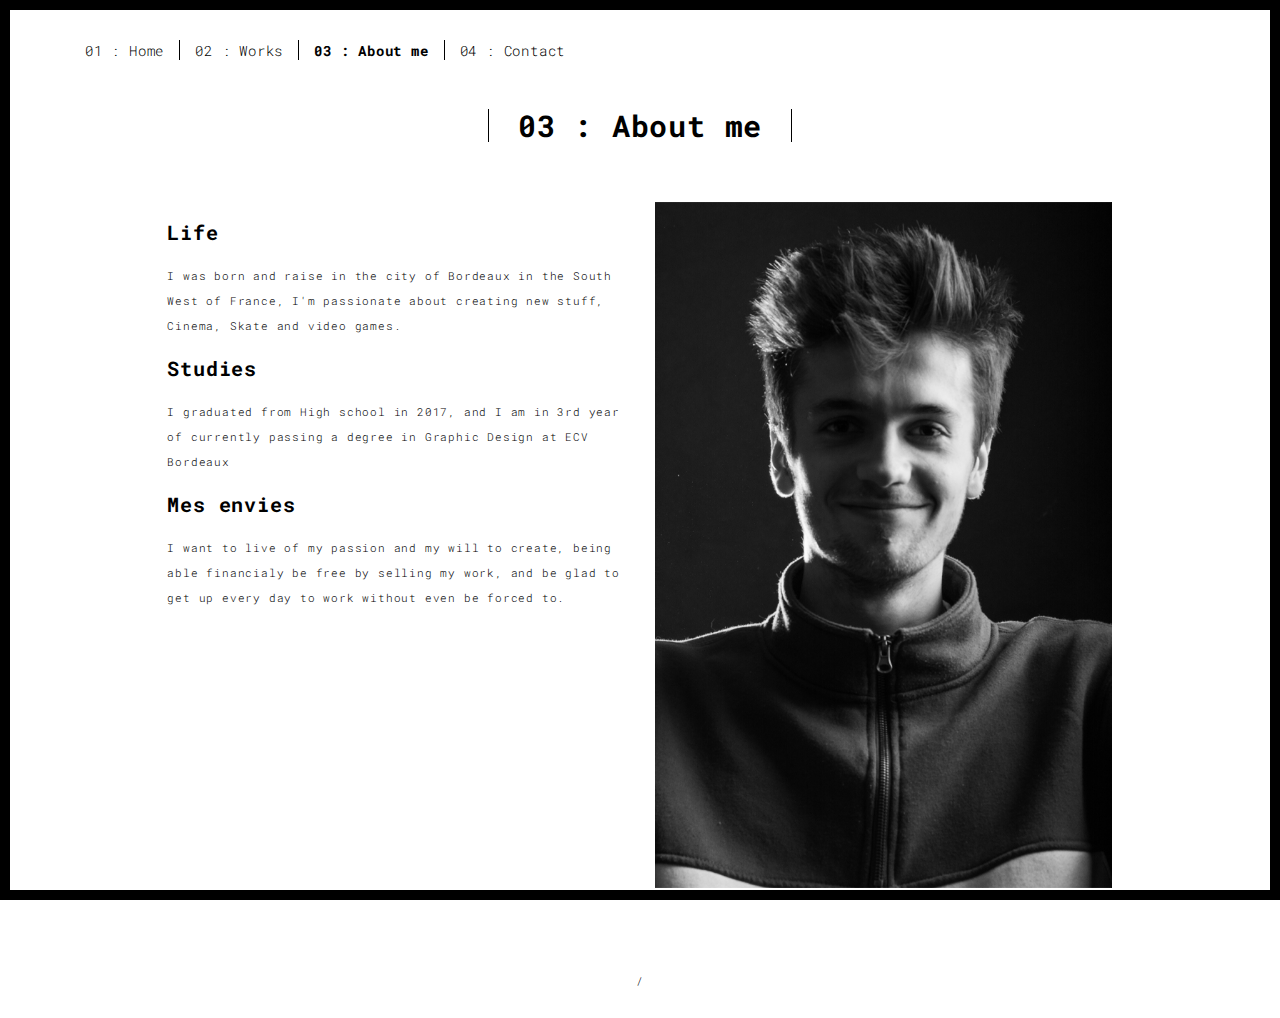
<file: about.html>
<!DOCTYPE html>
<html lang="en">

<head>
  <meta charset="UTF-8">
  <meta content="IE=edge" http-equiv="X-UA-Compatible">
  <meta content="width=device-width,initial-scale=1" name="viewport">
  <meta content="description" name="description">
  <meta name="google" content="notranslate" />
  <meta content="Mashup templates have been developped by Orson.io team" name="author">

  <!-- Disable tap highlight on IE -->
  <meta name="msapplication-tap-highlight" content="no">

  <link rel="apple-touch-icon" sizes="180x180" href="./assets/apple-icon-180x180.png">
  <link href="./assets/favicon.ico" rel="icon">

  <title>Portfolio</title>

<link href="./main.3f6952e4.css" rel="stylesheet"></head>

<body class="">
<div id="site-border-left"></div>
<div id="site-border-right"></div>
<div id="site-border-top"></div>
<div id="site-border-bottom"></div>
 <!-- Add your content of header -->
<header>
  <nav class="navbar  navbar-fixed-top navbar-default">
    <div class="container">
        <button type="button" class="navbar-toggle collapsed" data-toggle="collapse" data-target="#navbar-collapse" aria-expanded="false">
          <span class="sr-only">Toggle navigation</span>
          <span class="icon-bar"></span>
          <span class="icon-bar"></span>
          <span class="icon-bar"></span>
        </button>

      <div class="collapse navbar-collapse" id="navbar-collapse">
        <ul class="nav navbar-nav ">
          <li><a href="./index.html" title="">01 : Home</a></li>
          <li><a href="./works.html" title="">02 : Works</a></li>
          <li><a href="./about.html" title="">03 : About me</a></li>
          <li><a href="./contact.html" title="">04 : Contact</a></li>

        </ul>


      </div>
    </div>
  </nav>
</header>

<div class="section-container">
    <div class="container">
      <div class="row">
        <div class="col-xs-12">
          <div class="section-container-spacer text-center">
            <h1 class="h2">03 : About me</h1>
          </div>

          <div class="row">
            <div class="col-md-10 col-md-offset-1">
              <div class="row">
                <div class="col-xs-12 col-md-6">
                  <h3>Life</h3>
                  <p>I was born and raise in the city of Bordeaux in the South West of France, I'm passionate about creating new stuff, Cinema, Skate and video games.</p>

                  <h3>Studies</h3>
                  <p>I graduated from High school in 2017, and I am in 3rd year of currently passing a degree in Graphic Design at ECV Bordeaux</p>

                  <h3>Mes envies</h3>
                  <p>I want to live of my passion and my will to create, being able financialy be free by selling my work, and be glad to get up every day to work without even be forced to.</p>
                </div>
                <div class="col-xs-12 col-md-6">
                  <img src="./assets/images/Plan de travail 1.jpg" class="img-responsive" alt="">
                </div>
              </div>
            </div>
          </div>


       </div>
      </div>
    </div>
  </div>


<footer class="footer-container text-center">
  <div class="container">
    <div class="row">
      <div class="col-xs-12">
        <p> <a href="http://www.mashup-template.com/" title="Create website with free html template"></a>/<a href="https://www.unsplash.com/" title="Beautiful Free Images"></a></p>
      </div>
    </div>
  </div>
</footer>

<script>
  document.addEventListener("DOMContentLoaded", function (event) {
     navActivePage();
  });
</script>

<!-- Google Analytics: change UA-XXXXX-X to be your site's ID

<script>
  (function (i, s, o, g, r, a, m) {
    i['GoogleAnalyticsObject'] = r; i[r] = i[r] || function () {
      (i[r].q = i[r].q || []).push(arguments)
    }, i[r].l = 1 * new Date(); a = s.createElement(o),
      m = s.getElementsByTagName(o)[0]; a.async = 1; a.src = g; m.parentNode.insertBefore(a, m)
  })(window, document, 'script', '//www.google-analytics.com/analytics.js', 'ga');
  ga('create', 'UA-XXXXX-X', 'auto');
  ga('send', 'pageview');
</script>

--> <script type="text/javascript" src="./main.70a66962.js"></script></body>

</html>
</file>
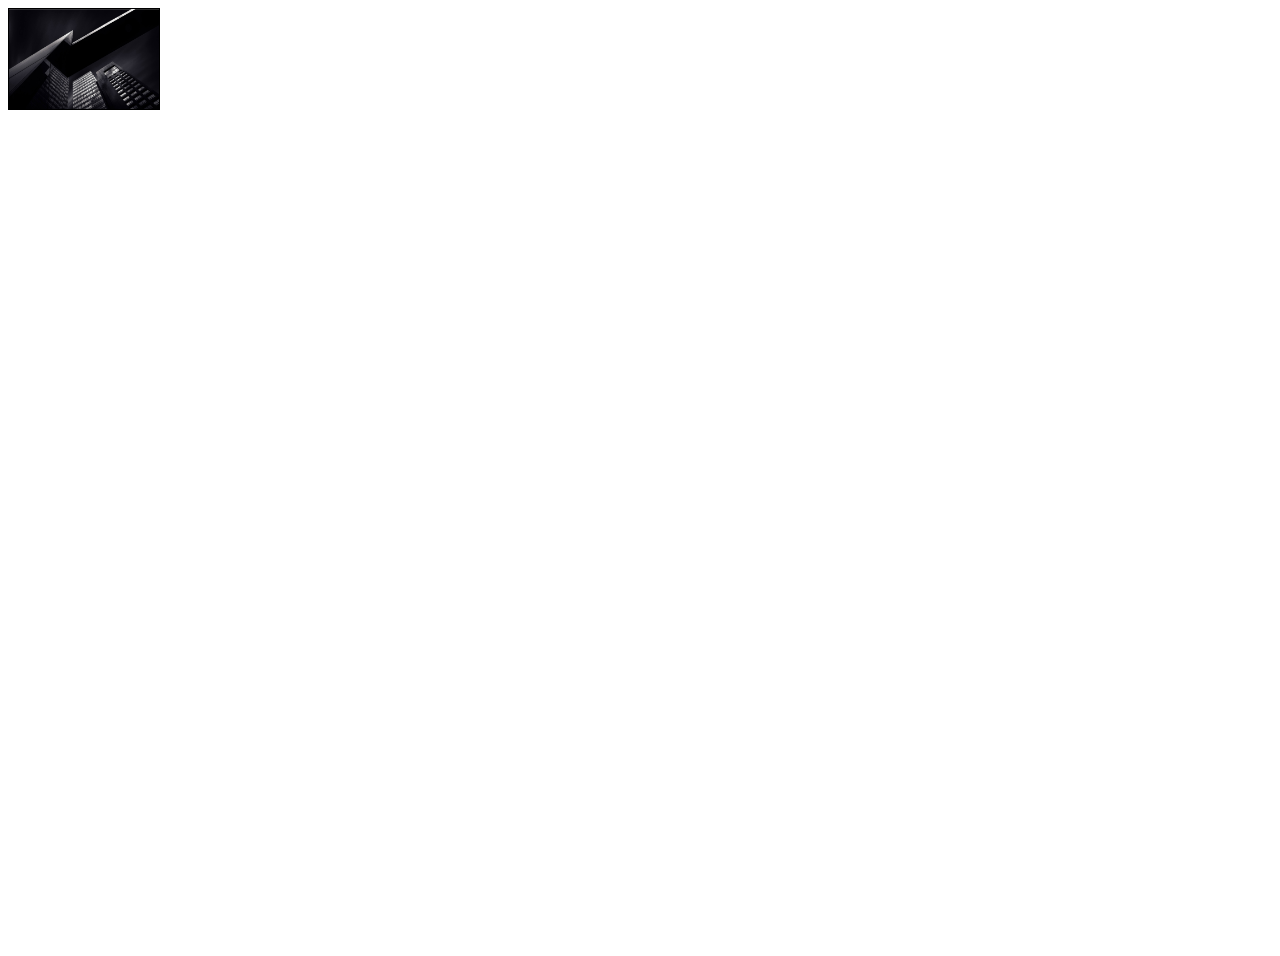
<file: BigFrame.html>
<!DOCTYPE html>
<html lang="en" dir="ltr">
<link rel="stylesheet" href="BigFrame.css">
  <head>
    <meta charset="utf-8">
    <title>Portfolio</title>
  </head>
  <body>

    <div>

    <img src="./assets/images/work001-04.jpg" alt="Vinyle" class="fill "/>



  </div>
  </body>

</html>
</file>
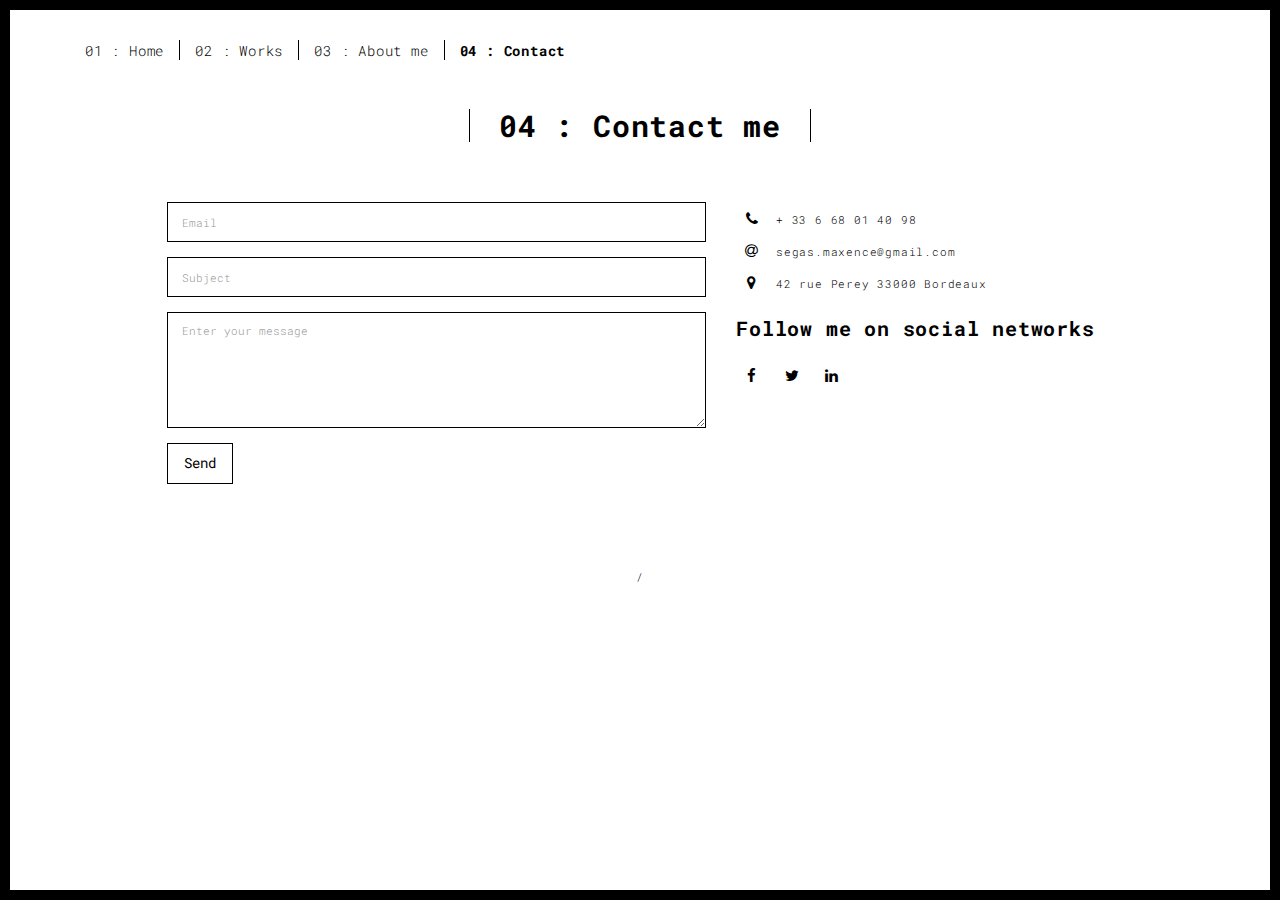
<file: contact.html>
<!DOCTYPE html>
<html lang="en">

<head>
  <meta charset="UTF-8">
  <meta content="IE=edge" http-equiv="X-UA-Compatible">
  <meta content="width=device-width,initial-scale=1" name="viewport">
  <meta content="description" name="description">
  <meta name="google" content="notranslate" />
  <meta content="Mashup templates have been developped by Orson.io team" name="author">

  <!-- Disable tap highlight on IE -->
  <meta name="msapplication-tap-highlight" content="no">

  <link rel="apple-touch-icon" sizes="180x180" href="./assets/apple-icon-180x180.png">
  <link href="./assets/favicon.ico" rel="icon">

  <title>Portfolio</title>

<link href="./main.3f6952e4.css" rel="stylesheet"></head>

<body class="">
<div id="site-border-left"></div>
<div id="site-border-right"></div>
<div id="site-border-top"></div>
<div id="site-border-bottom"></div>
 <!-- Add your content of header -->
<header>
  <nav class="navbar  navbar-fixed-top navbar-default">
    <div class="container">
        <button type="button" class="navbar-toggle collapsed" data-toggle="collapse" data-target="#navbar-collapse" aria-expanded="false">
          <span class="sr-only">Toggle navigation</span>
          <span class="icon-bar"></span>
          <span class="icon-bar"></span>
          <span class="icon-bar"></span>
        </button>

      <div class="collapse navbar-collapse" id="navbar-collapse">
        <ul class="nav navbar-nav ">
          <li><a href="./index.html" title="">01 : Home</a></li>
          <li><a href="./works.html" title="">02 : Works</a></li>
          <li><a href="./about.html" title="">03 : About me</a></li>
          <li><a href="./contact.html" title="">04 : Contact</a></li>

        </ul>


      </div>
    </div>
  </nav>
</header>

<div class="section-container">
    <div class="container">
      <div class="row">
        <div class="col-xs-12">
          <div class="section-container-spacer text-center">
            <h1 class="h2">04 : Contact me</h1>
          </div>

          <div class="row">
            <div class="col-md-10 col-md-offset-1">
               <form action="" class="reveal-content">
                  <div class="row">
                    <div class="col-md-7">
                      <div class="form-group">
                        <input type="email" class="form-control" id="email" placeholder="Email">
                      </div>
                      <div class="form-group">
                        <input type="text" class="form-control" id="subject" placeholder="Subject">
                      </div>
                      <div class="form-group">
                        <textarea class="form-control" rows="5" placeholder="Enter your message"></textarea>
                      </div>
                      <button type="submit" class="btn btn-default btn-lg">Send</button>
                    </div>
                    <div class="col-md-5 address-container">
                      <ul class="list-unstyled">
                        <li>
                          <span class="fa-icon">
                            <i class="fa fa-phone" aria-hidden="true"></i>
                          </span>
                          + 33 6 68 01 40 98
                        </li>
                        <li>
                          <span class="fa-icon">
                            <i class="fa fa-at" aria-hidden="true"></i>
                          </span>
                          segas.maxence@gmail.com
                        </li>
                        <li>
                          <span class="fa-icon">
                            <i class="fa fa fa-map-marker" aria-hidden="true"></i>
                          </span>
                          42 rue Perey 33000 Bordeaux
                        </li>
                      </ul>
                      <h3>Follow me on social networks</h3>
                      <a href="http://www.facebook.com" title="" class="fa-icon">
                        <i class="fa fa-facebook"></i>
                      </a>
                      <a href="http://www.twitter.com" title="" class="fa-icon">
                        <i class="fa fa-twitter"></i>
                      </a>
                      <a href="http://www.linkedin.com" title="" class="fa-icon">
                        <i class="fa fa-linkedin"></i>
                      </a>

                    </div>
                  </div>
                </form>
            </div>

          </div>

       </div>
      </div>
    </div>
  </div>


<footer class="footer-container text-center">
  <div class="container">
    <div class="row">
      <div class="col-xs-12">
        <p> <a href="http://www.mashup-template.com/" title="Create website with free html template"></a>/<a href="https://www.unsplash.com/" title="Beautiful Free Images"></a></p>
      </div>
    </div>
  </div>
</footer>

<script>
  document.addEventListener("DOMContentLoaded", function (event) {
     navActivePage();
  });
</script>

<!-- Google Analytics: change UA-XXXXX-X to be your site's ID

<script>
  (function (i, s, o, g, r, a, m) {
    i['GoogleAnalyticsObject'] = r; i[r] = i[r] || function () {
      (i[r].q = i[r].q || []).push(arguments)
    }, i[r].l = 1 * new Date(); a = s.createElement(o),
      m = s.getElementsByTagName(o)[0]; a.async = 1; a.src = g; m.parentNode.insertBefore(a, m)
  })(window, document, 'script', '//www.google-analytics.com/analytics.js', 'ga');
  ga('create', 'UA-XXXXX-X', 'auto');
  ga('send', 'pageview');
</script>

--> <script type="text/javascript" src="./main.70a66962.js"></script></body>

</html>
</file>
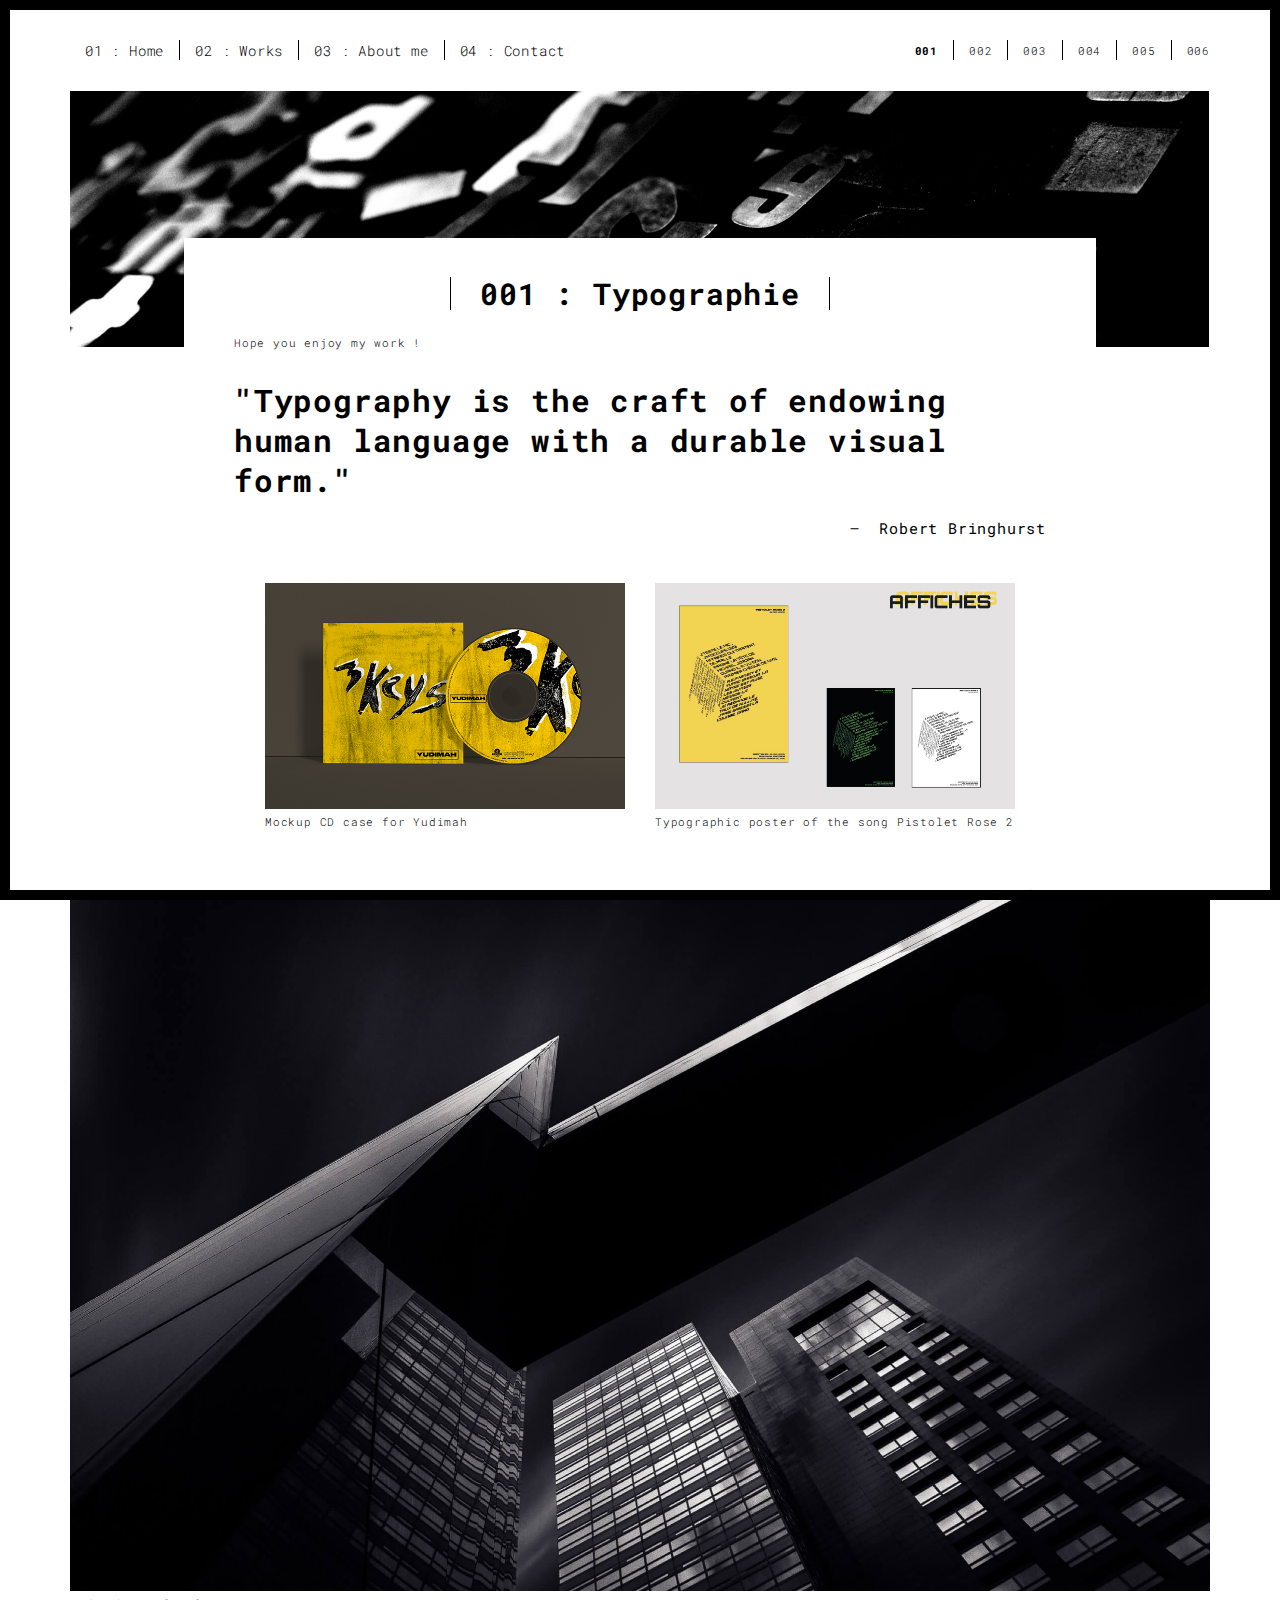
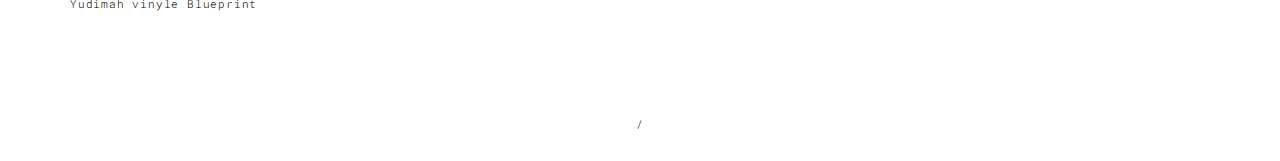
<file: work.html>
<!DOCTYPE html>
<html lang="en">

<head>
  <meta charset="UTF-8">
  <meta content="IE=edge" http-equiv="X-UA-Compatible">
  <meta content="width=device-width,initial-scale=1" name="viewport">
  <meta content="description" name="description">
  <meta name="google" content="notranslate" />
  <meta content="Mashup templates have been developped by Orson.io team" name="author">

  <!-- Disable tap highlight on IE -->
  <meta name="msapplication-tap-highlight" content="no">

  <link rel="apple-touch-icon" sizes="180x180" href="./assets/apple-icon-180x180.png">
  <link href="./assets/favicon.ico" rel="icon">

  <title>Portfolio</title>

<link href="./main.3f6952e4.css" rel="stylesheet"></head>

<body class="">
<div id="site-border-left"></div>
<div id="site-border-right"></div>
<div id="site-border-top"></div>
<div id="site-border-bottom"></div>
<!-- Add your content of header -->
<header>
  <nav class="navbar  navbar-fixed-top navbar-default">
    <div class="container">
        <button type="button" class="navbar-toggle collapsed" data-toggle="collapse" data-target="#navbar-collapse" aria-expanded="false">
          <span class="sr-only">Toggle navigation</span>
          <span class="icon-bar"></span>
          <span class="icon-bar"></span>
          <span class="icon-bar"></span>
        </button>

      <div class="collapse navbar-collapse" id="navbar-collapse">
        <ul class="nav navbar-nav ">
          <li><a href="./index.html" title="">01 : Home</a></li>
          <li><a href="./works.html" title="">02 : Works</a></li>
          <li><a href="./about.html" title="">03 : About me</a></li>
          <li><a href="./contact.html" title="">04 : Contact</a></li>
        </ul>


          <ul class="nav navbar-nav navbar-right navbar-small visible-md visible-lg">
            <li><a href="./index.html" title="" class="active">001</a></li>
            <li><a href="./index.html" title="">002</a></li>
            <li><a href="./index.html" title="">003</a></li>
            <li><a href="./index.html" title="">004</a></li>
            <li><a href="./index.html" title="">005</a></li>
            <li><a href="./index.html" title="">006</a></li>
          </ul>


      </div>
    </div>
  </nav>
</header>
<div class="section-container">
  <div class="container">
    <div class="row">
      <div class="col-xs-12">
        <img src="./assets/images/work001-01.jpg" class="img-responsive" alt="">
        <div class="card-container">
          <div class="text-center">
            <h1 class="h2">001 : Typographie</h1>
          </div>
          <p>Hope you enjoy my work !</p>

          <blockquote>
            <p>"Typography is the craft of endowing human language with a durable visual form."</p>
            <small class="pull-right">Robert Bringhurst</small>
          </blockquote>
        </div>
      </div>



      <div class="col-md-8 col-md-offset-2 section-container-spacer">
        <div class="row">
          <div class="col-xs-12 col-md-6">
            <img src="./assets/images/work001-02.jpg" class="img-responsive" alt="">
            <p>Mockup CD case for Yudimah</p>
          </div>
          <div class="col-xs-12 col-md-6">
            <img src="./assets/images/work001-03.jpg" class="img-responsive" alt="">
            <p>Typographic poster of the song Pistolet Rose 2</p>
          </div>
        </div>
      </div>

      <div class="col-xs-12">
        <a href="BigFrame.html">
        <img src="./assets/images/work001-04.jpg" class="img-responsive" alt="">
        </a>
            <p>Yudimah vinyle Blueprint</p>
      </div>


    </div>
  </div>
</div>


<footer class="footer-container text-center">
  <div class="container">
    <div class="row">
      <div class="col-xs-12">
        <p><a href="http://www.mashup-template.com/" title="Create website with free html template"></a>/<a href="https://www.unsplash.com/" title="Beautiful Free Images"></a></p>
      </div>
    </div>
  </div>
</footer>

<script>
  document.addEventListener("DOMContentLoaded", function (event) {
     navActivePage();
  });
</script>

<!-- Google Analytics: change UA-XXXXX-X to be your site's ID

<script>
  (function (i, s, o, g, r, a, m) {
    i['GoogleAnalyticsObject'] = r; i[r] = i[r] || function () {
      (i[r].q = i[r].q || []).push(arguments)
    }, i[r].l = 1 * new Date(); a = s.createElement(o),
      m = s.getElementsByTagName(o)[0]; a.async = 1; a.src = g; m.parentNode.insertBefore(a, m)
  })(window, document, 'script', '//www.google-analytics.com/analytics.js', 'ga');
  ga('create', 'UA-XXXXX-X', 'auto');
  ga('send', 'pageview');
</script>

--> <script type="text/javascript" src="./main.70a66962.js"></script></body>

</html>
</file>
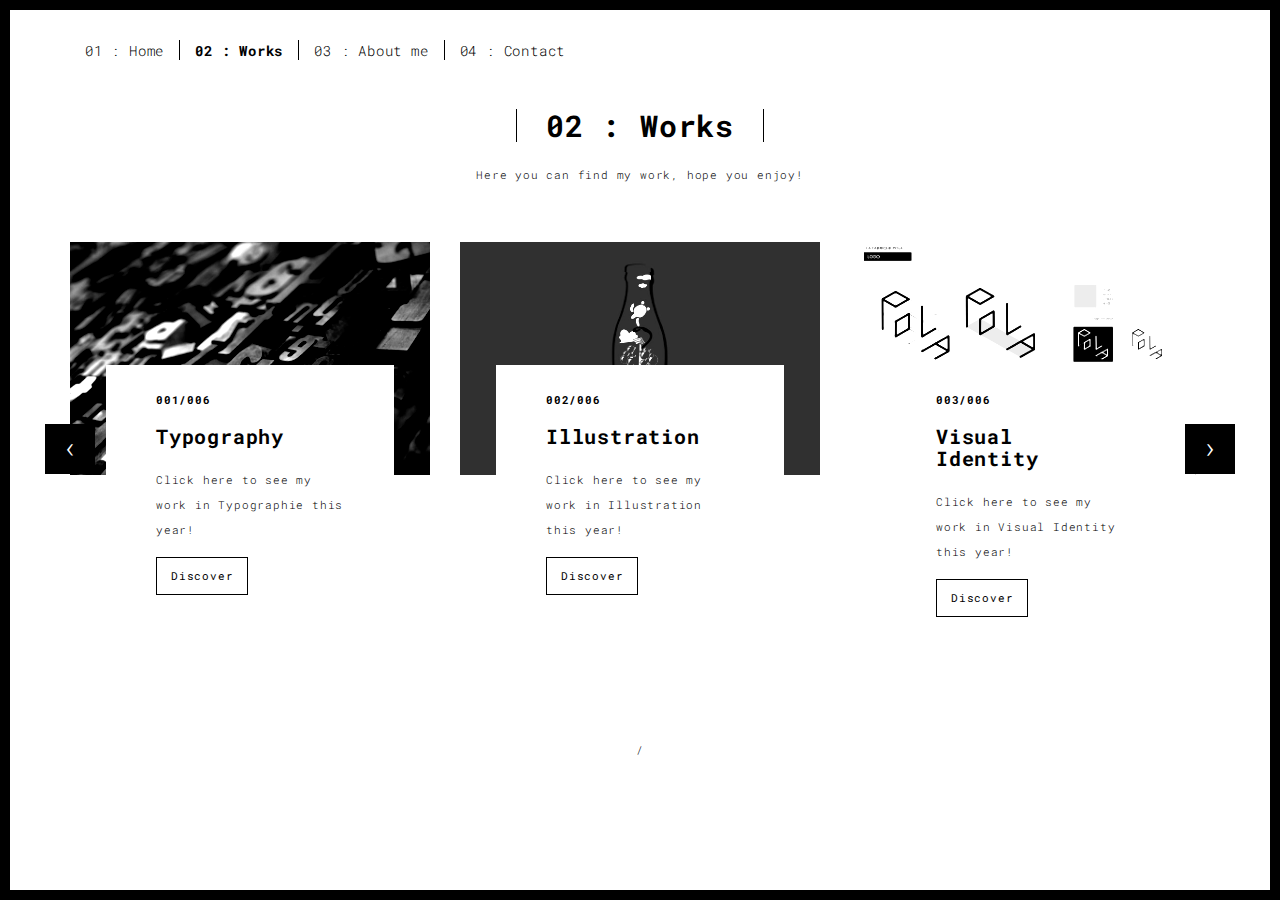
<file: works.html>
<!DOCTYPE html>
<html lang="en">

<head>
  <meta charset="UTF-8">
  <meta content="IE=edge" http-equiv="X-UA-Compatible">
  <meta content="width=device-width,initial-scale=1" name="viewport">
  <meta content="description" name="description">
  <meta name="google" content="notranslate" />
  <meta content="Mashup templates have been developped by Orson.io team" name="author">

  <!-- Disable tap highlight on IE -->
  <meta name="msapplication-tap-highlight" content="no">

  <link rel="apple-touch-icon" sizes="180x180" href="./assets/apple-icon-180x180.png">
  <link href="./assets/favicon.ico" rel="icon">

  <title>Portfolio</title>

<link href="./main.3f6952e4.css" rel="stylesheet"></head>

<body class="">
<div id="site-border-left"></div>
<div id="site-border-right"></div>
<div id="site-border-top"></div>
<div id="site-border-bottom"></div>
 <!-- Add your content of header -->
<header>
  <nav class="navbar  navbar-fixed-top navbar-default">
    <div class="container">
        <button type="button" class="navbar-toggle collapsed" data-toggle="collapse" data-target="#navbar-collapse" aria-expanded="false">
          <span class="sr-only">Toggle navigation</span>
          <span class="icon-bar"></span>
          <span class="icon-bar"></span>
          <span class="icon-bar"></span>
        </button>

      <div class="collapse navbar-collapse" id="navbar-collapse">
        <ul class="nav navbar-nav ">
          <li><a href="./index.html" title="">01 : Home</a></li>
          <li><a href="./works.html" title="">02 : Works</a></li>
          <li><a href="./about.html" title="">03 : About me</a></li>
          <li><a href="./contact.html" title="">04 : Contact</a></li>
        </ul>


      </div>
    </div>
  </nav>
</header>

<div class="section-container">
  <div class="container">
    <div class="row">

      <div class="col-sm-8 col-sm-offset-2 section-container-spacer">
        <div class="text-center">
          <h1 class="h2">02 : Works</h1>
          <p>Here you can find my work, hope you enjoy!</p>
        </div>
      </div>

      <div class="col-md-12">

      <div id="myCarousel" class="carousel slide projects-carousel">
        <!-- Carousel items -->
        <div class="carousel-inner">
            <div class="item active">
                <div class="row">
                    <div class="col-sm-4">

                      <a href="./work.html" title="" class="black-image-project-hover">
                        <img src="./assets/images/work01-hover.jpg" alt="" class="img-responsive">
                      </a>
                      <div class="card-container card-container-lg">
                        <h4>001/006</h4>
                        <h3>Typography</h3>
                        <p>Click here to see my work in Typographie this year!</p>
                        <a href="./work.html" title="" class="btn btn-default">Discover</a>
                      </div>
                    </div>
                    <div class="col-sm-4">
                      <a href="./work.html" title="" class="black-image-project-hover">
                        <img src="./assets/images/work02-hover.jpg" alt="" class="img-responsive">
                      </a>
                      <div class="card-container card-container-lg">
                        <h4>002/006</h4>
                        <h3>Illustration</h3>
                        <p>Click here to see my work in Illustration this year!</p>
                        <a href="./work.html" title="" class="btn btn-default">Discover</a>
                      </div>
                    </div>
                    <div class="col-sm-4">
                      <a href="./work.html" title="" class="black-image-project-hover">
                        <img src="./assets/images/work03-hover.jpg" alt="" class="img-responsive">
                      </a>
                      <div class="card-container card-container-lg">
                        <h4>003/006</h4>
                        <h3>Visual Identity</h3>
                        <p>Click here to see my work in Visual Identity this year!</p>
                        <a href="./work.html" title="" class="btn btn-default">Discover</a>
                      </div>
                    </div>

                </div>
                <!--/row-->
            </div>
            <!--/item-->
            <div class="item">
                <div class="row">
                  <div class="col-sm-4">
                    <a href="./work.html" class="black-image-project-hover">
                      <img src="./assets/images/work02-hover.jpg" alt="Image" class="img-responsive">
                    </a>
                    <div class="card-container">
                      <h4>004/006</h4>
                      <h3>Photography</h3>
                      <p>Click here to see my work in Photography this year!</p>
                      <a href="./work.html" class="btn btn-default">Discover</a>
                    </div>
                  </div>
                   <div class="col-sm-4">
                      <a href="./work.html" class="black-image-project-hover">
                        <img src="./assets/images/work01-hover.jpg" alt="Image" class="img-responsive">
                      </a>
                      <div class="card-container">
                        <h4>005/006</h4>
                        <h3>Packaging</h3>
                        <p>Click here to see my work in Packaging this year!</p>
                        <a href="./work.html" class="btn btn-default">Discover</a>
                      </div>
                    </div>

                    <div class="col-sm-4">
                      <a href="./work.html" class="black-image-project-hover">
                        <img src="./assets/images/work03-hover.jpg" alt="Image" class="img-responsive">
                      </a>
                      <div class="card-container">
                        <h4>006/006</h4>
                        <h3>Publicity</h3>
                        <p>Click here to see my work in Publicity this year!</p>
                        <a href="./work.html" class="btn btn-default">Discover</a>
                      </div>
                    </div>

                </div>
                <!--/row-->
            </div>

            <!--/item-->
        </div>
        <!--/carousel-inner-->
        <a class="left carousel-control" href="#myCarousel" data-slide="prev">‹</a>

        <a class="right carousel-control" href="#myCarousel" data-slide="next">›</a>
     </div>



    <!--/myCarousel-->
    </div>



    </div>
  </div>
</div>


<footer class="footer-container text-center">
  <div class="container">
    <div class="row">
      <div class="col-xs-12">
        <p> <a href="" title="Create website with free html template"></a>/<a href="" title="Beautiful Free Images"></a></p>
      </div>
    </div>
  </div>
</footer>

<script>
  document.addEventListener("DOMContentLoaded", function (event) {
     navActivePage();
  });
</script>

<!-- Google Analytics: change UA-XXXXX-X to be your site's ID

<script>
  (function (i, s, o, g, r, a, m) {
    i['GoogleAnalyticsObject'] = r; i[r] = i[r] || function () {
      (i[r].q = i[r].q || []).push(arguments)
    }, i[r].l = 1 * new Date(); a = s.createElement(o),
      m = s.getElementsByTagName(o)[0]; a.async = 1; a.src = g; m.parentNode.insertBefore(a, m)
  })(window, document, 'script', '//www.google-analytics.com/analytics.js', 'ga');
  ga('create', 'UA-XXXXX-X', 'auto');
  ga('send', 'pageview');
</script>

--> <script type="text/javascript" src="./main.70a66962.js"></script></body>

</html>
</file>
<file: BigFrame.css>
div {
  display: flex;
  flex-direction: column;
  flex-wrap: wrap;
  align-items: flex-start;
  height: 940px;
}

img {
  width: 150px;
  height: 100px;
  border: 1px solid #000;
}


.fill {
  object-fit: fill;
}
</file>
<file: main.3f6952e4.css>
@import url(https://fonts.googleapis.com/css?family=Roboto:900|Roboto+Mono:300,400,700);@import url(https://maxcdn.bootstrapcdn.com/font-awesome/4.7.0/css/font-awesome.min.css);/*!
 * Bootstrap v3.3.7 (http://getbootstrap.com)
 * Copyright 2011-2016 Twitter, Inc.
 * Licensed under MIT (https://github.com/twbs/bootstrap/blob/master/LICENSE)
 */
/*! normalize.css v3.0.3 | MIT License | github.com/necolas/normalize.css */html{font-family:sans-serif;-ms-text-size-adjust:100%;-webkit-text-size-adjust:100%}body{margin:0}article,aside,details,figcaption,figure,footer,header,hgroup,main,menu,nav,section,summary{display:block}audio,canvas,progress,video{display:inline-block;vertical-align:baseline}audio:not([controls]){display:none;height:0}[hidden],template{display:none}a{background-color:transparent}a:active,a:hover{outline:0}abbr[title]{border-bottom:1px dotted}b,strong{font-weight:700}dfn{font-style:italic}h1{font-size:2em;margin:.67em 0}mark{background:#ff0;color:#000}small{font-size:80%}sub,sup{font-size:75%;line-height:0;position:relative;vertical-align:baseline}sup{top:-.5em}sub{bottom:-.25em}img{border:0}svg:not(:root){overflow:hidden}figure{margin:1em 40px}hr{box-sizing:content-box;height:0}pre{overflow:auto}code,kbd,pre,samp{font-family:monospace,monospace;font-size:1em}button,input,optgroup,select,textarea{color:inherit;font:inherit;margin:0}button{overflow:visible}button,select{text-transform:none}button,html input[type=button],input[type=reset],input[type=submit]{-webkit-appearance:button;cursor:pointer}button[disabled],html input[disabled]{cursor:default}button::-moz-focus-inner,input::-moz-focus-inner{border:0;padding:0}input{line-height:normal}input[type=checkbox],input[type=radio]{box-sizing:border-box;padding:0}input[type=number]::-webkit-inner-spin-button,input[type=number]::-webkit-outer-spin-button{height:auto}input[type=search]{-webkit-appearance:textfield;box-sizing:content-box}input[type=search]::-webkit-search-cancel-button,input[type=search]::-webkit-search-decoration{-webkit-appearance:none}fieldset{border:1px solid silver;margin:0 2px;padding:.35em .625em .75em}textarea{overflow:auto}optgroup{font-weight:700}table{border-collapse:collapse;border-spacing:0}td,th{padding:0}

/*! Source: https://github.com/h5bp/html5-boilerplate/blob/master/src/css/main.css */@media print{*,:after,:before{background:transparent!important;color:#000!important;box-shadow:none!important;text-shadow:none!important}a,a:visited{text-decoration:underline}a[href]:after{content:" (" attr(href) ")"}abbr[title]:after{content:" (" attr(title) ")"}a[href^="#"]:after,a[href^="javascript:"]:after{content:""}blockquote,pre{border:1px solid #999;page-break-inside:avoid}thead{display:table-header-group}img,tr{page-break-inside:avoid}img{max-width:100%!important}h2,h3,p{orphans:3;widows:3}h2,h3{page-break-after:avoid}.navbar{display:none}.btn>.caret,.dropup>.btn>.caret{border-top-color:#000!important}.label{border:1px solid #000}.table{border-collapse:collapse!important}.table td,.table th{background-color:#fff!important}.table-bordered td,.table-bordered th{border:1px solid #ddd!important}}*,:after,:before{-webkit-box-sizing:border-box;-moz-box-sizing:border-box;box-sizing:border-box}html{font-size:10px;-webkit-tap-highlight-color:transparent}body{font-family:Roboto Mono,Helvetica,Arial,sans-serif;font-size:11px;line-height:1.78;color:#000;background-color:#fff}button,input,select,textarea{font-family:inherit;font-size:inherit;line-height:inherit}a{color:#001aff;text-decoration:none}a:focus,a:hover{color:#0012b3;text-decoration:underline}a:focus{outline:5px auto -webkit-focus-ring-color;outline-offset:-2px}figure{margin:0}img{vertical-align:middle}.img-responsive{display:block;max-width:100%;height:auto}.img-rounded{border-radius:0}.img-thumbnail{padding:4px;line-height:1.78;background-color:#fff;border:1px solid #ddd;border-radius:0;-webkit-transition:all .2s ease-in-out;-o-transition:all .2s ease-in-out;transition:all .2s ease-in-out;display:inline-block;max-width:100%;height:auto}.img-circle{border-radius:50%}hr{margin-top:19px;margin-bottom:19px;border:0;border-top:1px solid #eee}.sr-only{position:absolute;width:1px;height:1px;margin:-1px;padding:0;overflow:hidden;clip:rect(0,0,0,0);border:0}.sr-only-focusable:active,.sr-only-focusable:focus{position:static;width:auto;height:auto;margin:0;overflow:visible;clip:auto}[role=button]{cursor:pointer}.h1,.h2,.h3,.h4,.h5,.h6,h1,h2,h3,h4,h5,h6{font-family:Roboto Mono,Helvetica,Arial,sans-serif;font-weight:700;line-height:1.1;color:#000}.h1 .small,.h1 small,.h2 .small,.h2 small,.h3 .small,.h3 small,.h4 .small,.h4 small,.h5 .small,.h5 small,.h6 .small,.h6 small,h1 .small,h1 small,h2 .small,h2 small,h3 .small,h3 small,h4 .small,h4 small,h5 .small,h5 small,h6 .small,h6 small{font-weight:400;line-height:1;color:#777}.h1,.h2,.h3,h1,h2,h3{margin-top:19px;margin-bottom:9.5px}.h1 .small,.h1 small,.h2 .small,.h2 small,.h3 .small,.h3 small,h1 .small,h1 small,h2 .small,h2 small,h3 .small,h3 small{font-size:65%}.h4,.h5,.h6,h4,h5,h6{margin-top:9.5px;margin-bottom:9.5px}.h4 .small,.h4 small,.h5 .small,.h5 small,.h6 .small,.h6 small,h4 .small,h4 small,h5 .small,h5 small,h6 .small,h6 small{font-size:75%}.h1,h1{font-size:70px}.h2,h2{font-size:30px}.h3,h3{font-size:20px}.h4,.h5,h4,h5{font-size:11px}.h6,h6{font-size:10px}p{margin:0 0 9.5px}.lead{margin-bottom:19px;font-size:12px;font-weight:300;line-height:1.4}@media (min-width:768px){.lead{font-size:16.5px}}.small,small{font-size:90%}.mark,mark{background-color:#fcf8e3;padding:.2em}.text-left{text-align:left}.text-right{text-align:right}.text-center{text-align:center}.text-justify{text-align:justify}.text-nowrap{white-space:nowrap}.text-lowercase{text-transform:lowercase}.initialism,.text-uppercase{text-transform:uppercase}.text-capitalize{text-transform:capitalize}.text-muted{color:#777}.text-primary{color:#001aff}a.text-primary:focus,a.text-primary:hover{color:#0015cc}.text-success{color:#fff}a.text-success:focus,a.text-success:hover{color:#e6e6e6}.text-info{color:#31708f}a.text-info:focus,a.text-info:hover{color:#245269}.text-warning{color:#8a6d3b}a.text-warning:focus,a.text-warning:hover{color:#66512c}.text-danger{color:#fff}a.text-danger:focus,a.text-danger:hover{color:#e6e6e6}.bg-primary{color:#fff;background-color:#001aff}a.bg-primary:focus,a.bg-primary:hover{background-color:#0015cc}.bg-success,a.bg-success:focus,a.bg-success:hover{background-color:#000}.bg-info{background-color:#d9edf7}a.bg-info:focus,a.bg-info:hover{background-color:#afd9ee}.bg-warning{background-color:#fcf8e3}a.bg-warning:focus,a.bg-warning:hover{background-color:#f7ecb5}.bg-danger{background-color:red}a.bg-danger:focus,a.bg-danger:hover{background-color:#c00}.page-header{padding-bottom:8.5px;margin:38px 0 19px;border-bottom:1px solid #eee}ol,ul{margin-top:0;margin-bottom:9.5px}ol ol,ol ul,ul ol,ul ul{margin-bottom:0}.list-inline,.list-unstyled{padding-left:0;list-style:none}.list-inline{margin-left:-5px}.list-inline>li{display:inline-block;padding-left:5px;padding-right:5px}dl{margin-top:0;margin-bottom:19px}dd,dt{line-height:1.78}dt{font-weight:700}dd{margin-left:0}.dl-horizontal dd:after,.dl-horizontal dd:before{content:" ";display:table}.dl-horizontal dd:after{clear:both}@media (min-width:768px){.dl-horizontal dt{float:left;width:160px;clear:left;text-align:right;overflow:hidden;text-overflow:ellipsis;white-space:nowrap}.dl-horizontal dd{margin-left:180px}}abbr[data-original-title],abbr[title]{cursor:help;border-bottom:1px dotted #777}.initialism{font-size:90%}blockquote{padding:9.5px 19px;margin:0 0 19px;font-size:13.75px;border-left:5px solid #eee}blockquote ol:last-child,blockquote p:last-child,blockquote ul:last-child{margin-bottom:0}blockquote .small,blockquote footer,blockquote small{display:block;font-size:80%;line-height:1.78;color:#777}blockquote .small:before,blockquote footer:before,blockquote small:before{content:"\2014   \A0"}.blockquote-reverse,blockquote.pull-right{padding-right:15px;padding-left:0;border-right:5px solid #eee;border-left:0;text-align:right}.blockquote-reverse .small:before,.blockquote-reverse footer:before,.blockquote-reverse small:before,blockquote.pull-right .small:before,blockquote.pull-right footer:before,blockquote.pull-right small:before{content:""}.blockquote-reverse .small:after,.blockquote-reverse footer:after,.blockquote-reverse small:after,blockquote.pull-right .small:after,blockquote.pull-right footer:after,blockquote.pull-right small:after{content:"\A0   \2014"}address{margin-bottom:19px;font-style:normal;line-height:1.78}code,kbd,pre,samp{font-family:Menlo,Monaco,Consolas,Courier New,monospace}code{color:#c7254e;background-color:#f9f2f4}code,kbd{padding:2px 4px;font-size:90%;border-radius:0}kbd{color:#fff;background-color:#333;box-shadow:inset 0 -1px 0 rgba(0,0,0,.25)}kbd kbd{padding:0;font-size:100%;font-weight:700;box-shadow:none}pre{display:block;padding:9px;margin:0 0 9.5px;font-size:10px;line-height:1.78;word-break:break-all;word-wrap:break-word;color:#333;background-color:#f5f5f5;border:1px solid #ccc;border-radius:0}pre code{padding:0;font-size:inherit;color:inherit;white-space:pre-wrap;background-color:transparent;border-radius:0}.pre-scrollable{max-height:340px;overflow-y:scroll}.container{margin-right:auto;margin-left:auto;padding-left:15px;padding-right:15px}.container:after,.container:before{content:" ";display:table}.container:after{clear:both}@media (min-width:768px){.container{width:750px}}@media (min-width:992px){.container{width:970px}}@media (min-width:1200px){.container{width:1170px}}.container-fluid{margin-right:auto;margin-left:auto;padding-left:15px;padding-right:15px}.container-fluid:after,.container-fluid:before{content:" ";display:table}.container-fluid:after{clear:both}.row{margin-left:-15px;margin-right:-15px}.row:after,.row:before{content:" ";display:table}.row:after{clear:both}.col-lg-1,.col-lg-2,.col-lg-3,.col-lg-4,.col-lg-5,.col-lg-6,.col-lg-7,.col-lg-8,.col-lg-9,.col-lg-10,.col-lg-11,.col-lg-12,.col-md-1,.col-md-2,.col-md-3,.col-md-4,.col-md-5,.col-md-6,.col-md-7,.col-md-8,.col-md-9,.col-md-10,.col-md-11,.col-md-12,.col-sm-1,.col-sm-2,.col-sm-3,.col-sm-4,.col-sm-5,.col-sm-6,.col-sm-7,.col-sm-8,.col-sm-9,.col-sm-10,.col-sm-11,.col-sm-12,.col-xs-1,.col-xs-2,.col-xs-3,.col-xs-4,.col-xs-5,.col-xs-6,.col-xs-7,.col-xs-8,.col-xs-9,.col-xs-10,.col-xs-11,.col-xs-12{position:relative;min-height:1px;padding-left:15px;padding-right:15px}.col-xs-1,.col-xs-2,.col-xs-3,.col-xs-4,.col-xs-5,.col-xs-6,.col-xs-7,.col-xs-8,.col-xs-9,.col-xs-10,.col-xs-11,.col-xs-12{float:left}.col-xs-1{width:8.33333%}.col-xs-2{width:16.66667%}.col-xs-3{width:25%}.col-xs-4{width:33.33333%}.col-xs-5{width:41.66667%}.col-xs-6{width:50%}.col-xs-7{width:58.33333%}.col-xs-8{width:66.66667%}.col-xs-9{width:75%}.col-xs-10{width:83.33333%}.col-xs-11{width:91.66667%}.col-xs-12{width:100%}.col-xs-pull-0{right:auto}.col-xs-pull-1{right:8.33333%}.col-xs-pull-2{right:16.66667%}.col-xs-pull-3{right:25%}.col-xs-pull-4{right:33.33333%}.col-xs-pull-5{right:41.66667%}.col-xs-pull-6{right:50%}.col-xs-pull-7{right:58.33333%}.col-xs-pull-8{right:66.66667%}.col-xs-pull-9{right:75%}.col-xs-pull-10{right:83.33333%}.col-xs-pull-11{right:91.66667%}.col-xs-pull-12{right:100%}.col-xs-push-0{left:auto}.col-xs-push-1{left:8.33333%}.col-xs-push-2{left:16.66667%}.col-xs-push-3{left:25%}.col-xs-push-4{left:33.33333%}.col-xs-push-5{left:41.66667%}.col-xs-push-6{left:50%}.col-xs-push-7{left:58.33333%}.col-xs-push-8{left:66.66667%}.col-xs-push-9{left:75%}.col-xs-push-10{left:83.33333%}.col-xs-push-11{left:91.66667%}.col-xs-push-12{left:100%}.col-xs-offset-0{margin-left:0}.col-xs-offset-1{margin-left:8.33333%}.col-xs-offset-2{margin-left:16.66667%}.col-xs-offset-3{margin-left:25%}.col-xs-offset-4{margin-left:33.33333%}.col-xs-offset-5{margin-left:41.66667%}.col-xs-offset-6{margin-left:50%}.col-xs-offset-7{margin-left:58.33333%}.col-xs-offset-8{margin-left:66.66667%}.col-xs-offset-9{margin-left:75%}.col-xs-offset-10{margin-left:83.33333%}.col-xs-offset-11{margin-left:91.66667%}.col-xs-offset-12{margin-left:100%}@media (min-width:768px){.col-sm-1,.col-sm-2,.col-sm-3,.col-sm-4,.col-sm-5,.col-sm-6,.col-sm-7,.col-sm-8,.col-sm-9,.col-sm-10,.col-sm-11,.col-sm-12{float:left}.col-sm-1{width:8.33333%}.col-sm-2{width:16.66667%}.col-sm-3{width:25%}.col-sm-4{width:33.33333%}.col-sm-5{width:41.66667%}.col-sm-6{width:50%}.col-sm-7{width:58.33333%}.col-sm-8{width:66.66667%}.col-sm-9{width:75%}.col-sm-10{width:83.33333%}.col-sm-11{width:91.66667%}.col-sm-12{width:100%}.col-sm-pull-0{right:auto}.col-sm-pull-1{right:8.33333%}.col-sm-pull-2{right:16.66667%}.col-sm-pull-3{right:25%}.col-sm-pull-4{right:33.33333%}.col-sm-pull-5{right:41.66667%}.col-sm-pull-6{right:50%}.col-sm-pull-7{right:58.33333%}.col-sm-pull-8{right:66.66667%}.col-sm-pull-9{right:75%}.col-sm-pull-10{right:83.33333%}.col-sm-pull-11{right:91.66667%}.col-sm-pull-12{right:100%}.col-sm-push-0{left:auto}.col-sm-push-1{left:8.33333%}.col-sm-push-2{left:16.66667%}.col-sm-push-3{left:25%}.col-sm-push-4{left:33.33333%}.col-sm-push-5{left:41.66667%}.col-sm-push-6{left:50%}.col-sm-push-7{left:58.33333%}.col-sm-push-8{left:66.66667%}.col-sm-push-9{left:75%}.col-sm-push-10{left:83.33333%}.col-sm-push-11{left:91.66667%}.col-sm-push-12{left:100%}.col-sm-offset-0{margin-left:0}.col-sm-offset-1{margin-left:8.33333%}.col-sm-offset-2{margin-left:16.66667%}.col-sm-offset-3{margin-left:25%}.col-sm-offset-4{margin-left:33.33333%}.col-sm-offset-5{margin-left:41.66667%}.col-sm-offset-6{margin-left:50%}.col-sm-offset-7{margin-left:58.33333%}.col-sm-offset-8{margin-left:66.66667%}.col-sm-offset-9{margin-left:75%}.col-sm-offset-10{margin-left:83.33333%}.col-sm-offset-11{margin-left:91.66667%}.col-sm-offset-12{margin-left:100%}}@media (min-width:992px){.col-md-1,.col-md-2,.col-md-3,.col-md-4,.col-md-5,.col-md-6,.col-md-7,.col-md-8,.col-md-9,.col-md-10,.col-md-11,.col-md-12{float:left}.col-md-1{width:8.33333%}.col-md-2{width:16.66667%}.col-md-3{width:25%}.col-md-4{width:33.33333%}.col-md-5{width:41.66667%}.col-md-6{width:50%}.col-md-7{width:58.33333%}.col-md-8{width:66.66667%}.col-md-9{width:75%}.col-md-10{width:83.33333%}.col-md-11{width:91.66667%}.col-md-12{width:100%}.col-md-pull-0{right:auto}.col-md-pull-1{right:8.33333%}.col-md-pull-2{right:16.66667%}.col-md-pull-3{right:25%}.col-md-pull-4{right:33.33333%}.col-md-pull-5{right:41.66667%}.col-md-pull-6{right:50%}.col-md-pull-7{right:58.33333%}.col-md-pull-8{right:66.66667%}.col-md-pull-9{right:75%}.col-md-pull-10{right:83.33333%}.col-md-pull-11{right:91.66667%}.col-md-pull-12{right:100%}.col-md-push-0{left:auto}.col-md-push-1{left:8.33333%}.col-md-push-2{left:16.66667%}.col-md-push-3{left:25%}.col-md-push-4{left:33.33333%}.col-md-push-5{left:41.66667%}.col-md-push-6{left:50%}.col-md-push-7{left:58.33333%}.col-md-push-8{left:66.66667%}.col-md-push-9{left:75%}.col-md-push-10{left:83.33333%}.col-md-push-11{left:91.66667%}.col-md-push-12{left:100%}.col-md-offset-0{margin-left:0}.col-md-offset-1{margin-left:8.33333%}.col-md-offset-2{margin-left:16.66667%}.col-md-offset-3{margin-left:25%}.col-md-offset-4{margin-left:33.33333%}.col-md-offset-5{margin-left:41.66667%}.col-md-offset-6{margin-left:50%}.col-md-offset-7{margin-left:58.33333%}.col-md-offset-8{margin-left:66.66667%}.col-md-offset-9{margin-left:75%}.col-md-offset-10{margin-left:83.33333%}.col-md-offset-11{margin-left:91.66667%}.col-md-offset-12{margin-left:100%}}@media (min-width:1200px){.col-lg-1,.col-lg-2,.col-lg-3,.col-lg-4,.col-lg-5,.col-lg-6,.col-lg-7,.col-lg-8,.col-lg-9,.col-lg-10,.col-lg-11,.col-lg-12{float:left}.col-lg-1{width:8.33333%}.col-lg-2{width:16.66667%}.col-lg-3{width:25%}.col-lg-4{width:33.33333%}.col-lg-5{width:41.66667%}.col-lg-6{width:50%}.col-lg-7{width:58.33333%}.col-lg-8{width:66.66667%}.col-lg-9{width:75%}.col-lg-10{width:83.33333%}.col-lg-11{width:91.66667%}.col-lg-12{width:100%}.col-lg-pull-0{right:auto}.col-lg-pull-1{right:8.33333%}.col-lg-pull-2{right:16.66667%}.col-lg-pull-3{right:25%}.col-lg-pull-4{right:33.33333%}.col-lg-pull-5{right:41.66667%}.col-lg-pull-6{right:50%}.col-lg-pull-7{right:58.33333%}.col-lg-pull-8{right:66.66667%}.col-lg-pull-9{right:75%}.col-lg-pull-10{right:83.33333%}.col-lg-pull-11{right:91.66667%}.col-lg-pull-12{right:100%}.col-lg-push-0{left:auto}.col-lg-push-1{left:8.33333%}.col-lg-push-2{left:16.66667%}.col-lg-push-3{left:25%}.col-lg-push-4{left:33.33333%}.col-lg-push-5{left:41.66667%}.col-lg-push-6{left:50%}.col-lg-push-7{left:58.33333%}.col-lg-push-8{left:66.66667%}.col-lg-push-9{left:75%}.col-lg-push-10{left:83.33333%}.col-lg-push-11{left:91.66667%}.col-lg-push-12{left:100%}.col-lg-offset-0{margin-left:0}.col-lg-offset-1{margin-left:8.33333%}.col-lg-offset-2{margin-left:16.66667%}.col-lg-offset-3{margin-left:25%}.col-lg-offset-4{margin-left:33.33333%}.col-lg-offset-5{margin-left:41.66667%}.col-lg-offset-6{margin-left:50%}.col-lg-offset-7{margin-left:58.33333%}.col-lg-offset-8{margin-left:66.66667%}.col-lg-offset-9{margin-left:75%}.col-lg-offset-10{margin-left:83.33333%}.col-lg-offset-11{margin-left:91.66667%}.col-lg-offset-12{margin-left:100%}}table{background-color:transparent}caption{padding-top:8px;padding-bottom:8px;color:#777}caption,th{text-align:left}.table{width:100%;max-width:100%;margin-bottom:19px}.table>tbody>tr>td,.table>tbody>tr>th,.table>tfoot>tr>td,.table>tfoot>tr>th,.table>thead>tr>td,.table>thead>tr>th{padding:8px;line-height:1.78;vertical-align:top;border-top:1px solid #ddd}.table>thead>tr>th{vertical-align:bottom;border-bottom:2px solid #ddd}.table>caption+thead>tr:first-child>td,.table>caption+thead>tr:first-child>th,.table>colgroup+thead>tr:first-child>td,.table>colgroup+thead>tr:first-child>th,.table>thead:first-child>tr:first-child>td,.table>thead:first-child>tr:first-child>th{border-top:0}.table>tbody+tbody{border-top:2px solid #ddd}.table .table{background-color:#fff}.table-condensed>tbody>tr>td,.table-condensed>tbody>tr>th,.table-condensed>tfoot>tr>td,.table-condensed>tfoot>tr>th,.table-condensed>thead>tr>td,.table-condensed>thead>tr>th{padding:5px}.table-bordered,.table-bordered>tbody>tr>td,.table-bordered>tbody>tr>th,.table-bordered>tfoot>tr>td,.table-bordered>tfoot>tr>th,.table-bordered>thead>tr>td,.table-bordered>thead>tr>th{border:1px solid #ddd}.table-bordered>thead>tr>td,.table-bordered>thead>tr>th{border-bottom-width:2px}.table-striped>tbody>tr:nth-of-type(odd){background-color:#f9f9f9}.table-hover>tbody>tr:hover{background-color:#f5f5f5}table col[class*=col-]{position:static;float:none;display:table-column}table td[class*=col-],table th[class*=col-]{position:static;float:none;display:table-cell}.table>tbody>tr.active>td,.table>tbody>tr.active>th,.table>tbody>tr>td.active,.table>tbody>tr>th.active,.table>tfoot>tr.active>td,.table>tfoot>tr.active>th,.table>tfoot>tr>td.active,.table>tfoot>tr>th.active,.table>thead>tr.active>td,.table>thead>tr.active>th,.table>thead>tr>td.active,.table>thead>tr>th.active{background-color:#f5f5f5}.table-hover>tbody>tr.active:hover>td,.table-hover>tbody>tr.active:hover>th,.table-hover>tbody>tr:hover>.active,.table-hover>tbody>tr>td.active:hover,.table-hover>tbody>tr>th.active:hover{background-color:#e8e8e8}.table-hover>tbody>tr.success:hover>td,.table-hover>tbody>tr.success:hover>th,.table-hover>tbody>tr:hover>.success,.table-hover>tbody>tr>td.success:hover,.table-hover>tbody>tr>th.success:hover,.table>tbody>tr.success>td,.table>tbody>tr.success>th,.table>tbody>tr>td.success,.table>tbody>tr>th.success,.table>tfoot>tr.success>td,.table>tfoot>tr.success>th,.table>tfoot>tr>td.success,.table>tfoot>tr>th.success,.table>thead>tr.success>td,.table>thead>tr.success>th,.table>thead>tr>td.success,.table>thead>tr>th.success{background-color:#000}.table>tbody>tr.info>td,.table>tbody>tr.info>th,.table>tbody>tr>td.info,.table>tbody>tr>th.info,.table>tfoot>tr.info>td,.table>tfoot>tr.info>th,.table>tfoot>tr>td.info,.table>tfoot>tr>th.info,.table>thead>tr.info>td,.table>thead>tr.info>th,.table>thead>tr>td.info,.table>thead>tr>th.info{background-color:#d9edf7}.table-hover>tbody>tr.info:hover>td,.table-hover>tbody>tr.info:hover>th,.table-hover>tbody>tr:hover>.info,.table-hover>tbody>tr>td.info:hover,.table-hover>tbody>tr>th.info:hover{background-color:#c4e3f3}.table>tbody>tr.warning>td,.table>tbody>tr.warning>th,.table>tbody>tr>td.warning,.table>tbody>tr>th.warning,.table>tfoot>tr.warning>td,.table>tfoot>tr.warning>th,.table>tfoot>tr>td.warning,.table>tfoot>tr>th.warning,.table>thead>tr.warning>td,.table>thead>tr.warning>th,.table>thead>tr>td.warning,.table>thead>tr>th.warning{background-color:#fcf8e3}.table-hover>tbody>tr.warning:hover>td,.table-hover>tbody>tr.warning:hover>th,.table-hover>tbody>tr:hover>.warning,.table-hover>tbody>tr>td.warning:hover,.table-hover>tbody>tr>th.warning:hover{background-color:#faf2cc}.table>tbody>tr.danger>td,.table>tbody>tr.danger>th,.table>tbody>tr>td.danger,.table>tbody>tr>th.danger,.table>tfoot>tr.danger>td,.table>tfoot>tr.danger>th,.table>tfoot>tr>td.danger,.table>tfoot>tr>th.danger,.table>thead>tr.danger>td,.table>thead>tr.danger>th,.table>thead>tr>td.danger,.table>thead>tr>th.danger{background-color:red}.table-hover>tbody>tr.danger:hover>td,.table-hover>tbody>tr.danger:hover>th,.table-hover>tbody>tr:hover>.danger,.table-hover>tbody>tr>td.danger:hover,.table-hover>tbody>tr>th.danger:hover{background-color:#e60000}.table-responsive{overflow-x:auto;min-height:.01%}@media screen and (max-width:767px){.table-responsive{width:100%;margin-bottom:14.25px;overflow-y:hidden;-ms-overflow-style:-ms-autohiding-scrollbar;border:1px solid #ddd}.table-responsive>.table{margin-bottom:0}.table-responsive>.table>tbody>tr>td,.table-responsive>.table>tbody>tr>th,.table-responsive>.table>tfoot>tr>td,.table-responsive>.table>tfoot>tr>th,.table-responsive>.table>thead>tr>td,.table-responsive>.table>thead>tr>th{white-space:nowrap}.table-responsive>.table-bordered{border:0}.table-responsive>.table-bordered>tbody>tr>td:first-child,.table-responsive>.table-bordered>tbody>tr>th:first-child,.table-responsive>.table-bordered>tfoot>tr>td:first-child,.table-responsive>.table-bordered>tfoot>tr>th:first-child,.table-responsive>.table-bordered>thead>tr>td:first-child,.table-responsive>.table-bordered>thead>tr>th:first-child{border-left:0}.table-responsive>.table-bordered>tbody>tr>td:last-child,.table-responsive>.table-bordered>tbody>tr>th:last-child,.table-responsive>.table-bordered>tfoot>tr>td:last-child,.table-responsive>.table-bordered>tfoot>tr>th:last-child,.table-responsive>.table-bordered>thead>tr>td:last-child,.table-responsive>.table-bordered>thead>tr>th:last-child{border-right:0}.table-responsive>.table-bordered>tbody>tr:last-child>td,.table-responsive>.table-bordered>tbody>tr:last-child>th,.table-responsive>.table-bordered>tfoot>tr:last-child>td,.table-responsive>.table-bordered>tfoot>tr:last-child>th{border-bottom:0}}fieldset{margin:0;min-width:0}fieldset,legend{padding:0;border:0}legend{display:block;width:100%;margin-bottom:19px;font-size:16.5px;line-height:inherit;color:#333;border-bottom:1px solid #e5e5e5}label{display:inline-block;max-width:100%;margin-bottom:5px;font-weight:700}input[type=search]{-webkit-box-sizing:border-box;-moz-box-sizing:border-box;box-sizing:border-box}input[type=checkbox],input[type=radio]{margin:4px 0 0;margin-top:1px\9;line-height:normal}input[type=file]{display:block}input[type=range]{display:block;width:100%}select[multiple],select[size]{height:auto}input[type=checkbox]:focus,input[type=file]:focus,input[type=radio]:focus{outline:5px auto -webkit-focus-ring-color;outline-offset:-2px}output{padding-top:9px}.form-control,output{display:block;font-size:11px;line-height:1.78;color:#555}.form-control{width:100%;height:40px;padding:8px 14px;background-color:#fff;background-image:none;border:1px solid #000;border-radius:0;-webkit-box-shadow:inset 0 1px 1px rgba(0,0,0,.075);box-shadow:inset 0 1px 1px rgba(0,0,0,.075);-webkit-transition:border-color .15s ease-in-out,box-shadow .15s ease-in-out;-o-transition:border-color ease-in-out .15s,box-shadow ease-in-out .15s;transition:border-color .15s ease-in-out,box-shadow .15s ease-in-out}.form-control:focus{border-color:#66afe9;-webkit-box-shadow:inset 0 1px 1px rgba(0,0,0,.075),0 0 8px rgba(102,175,233,.6);box-shadow:inset 0 1px 1px rgba(0,0,0,.075),0 0 8px rgba(102,175,233,.6)}.form-control::-moz-placeholder{color:#999;opacity:1}.form-control:-ms-input-placeholder{color:#999}.form-control::-webkit-input-placeholder{color:#999}.form-control::-ms-expand{border:0;background-color:transparent}.form-control[disabled],.form-control[readonly],fieldset[disabled] .form-control{background-color:#eee;opacity:1}.form-control[disabled],fieldset[disabled] .form-control{cursor:not-allowed}textarea.form-control{height:auto}input[type=search]{-webkit-appearance:none}@media screen and (-webkit-min-device-pixel-ratio:0){input[type=date].form-control,input[type=datetime-local].form-control,input[type=month].form-control,input[type=time].form-control{line-height:40px}.input-group-sm>.input-group-btn>input[type=date].btn,.input-group-sm>.input-group-btn>input[type=datetime-local].btn,.input-group-sm>.input-group-btn>input[type=month].btn,.input-group-sm>.input-group-btn>input[type=time].btn,.input-group-sm>input[type=date].form-control,.input-group-sm>input[type=date].input-group-addon,.input-group-sm>input[type=datetime-local].form-control,.input-group-sm>input[type=datetime-local].input-group-addon,.input-group-sm>input[type=month].form-control,.input-group-sm>input[type=month].input-group-addon,.input-group-sm>input[type=time].form-control,.input-group-sm>input[type=time].input-group-addon,.input-group-sm input[type=date],.input-group-sm input[type=datetime-local],.input-group-sm input[type=month],.input-group-sm input[type=time],input[type=date].input-sm,input[type=datetime-local].input-sm,input[type=month].input-sm,input[type=time].input-sm{line-height:27px}.input-group-lg>.input-group-btn>input[type=date].btn,.input-group-lg>.input-group-btn>input[type=datetime-local].btn,.input-group-lg>.input-group-btn>input[type=month].btn,.input-group-lg>.input-group-btn>input[type=time].btn,.input-group-lg>input[type=date].form-control,.input-group-lg>input[type=date].input-group-addon,.input-group-lg>input[type=datetime-local].form-control,.input-group-lg>input[type=datetime-local].input-group-addon,.input-group-lg>input[type=month].form-control,.input-group-lg>input[type=month].input-group-addon,.input-group-lg>input[type=time].form-control,.input-group-lg>input[type=time].input-group-addon,.input-group-lg input[type=date],.input-group-lg input[type=datetime-local],.input-group-lg input[type=month],.input-group-lg input[type=time],input[type=date].input-lg,input[type=datetime-local].input-lg,input[type=month].input-lg,input[type=time].input-lg{line-height:41px}}.form-group{margin-bottom:15px}.checkbox,.radio{position:relative;display:block;margin-top:10px;margin-bottom:10px}.checkbox label,.radio label{min-height:19px;padding-left:20px;margin-bottom:0;font-weight:400;cursor:pointer}.checkbox-inline input[type=checkbox],.checkbox input[type=checkbox],.radio-inline input[type=radio],.radio input[type=radio]{position:absolute;margin-left:-20px;margin-top:4px\9}.checkbox+.checkbox,.radio+.radio{margin-top:-5px}.checkbox-inline,.radio-inline{position:relative;display:inline-block;padding-left:20px;margin-bottom:0;vertical-align:middle;font-weight:400;cursor:pointer}.checkbox-inline+.checkbox-inline,.radio-inline+.radio-inline{margin-top:0;margin-left:10px}.checkbox-inline.disabled,.checkbox.disabled label,.radio-inline.disabled,.radio.disabled label,fieldset[disabled] .checkbox-inline,fieldset[disabled] .checkbox label,fieldset[disabled] .radio-inline,fieldset[disabled] .radio label,fieldset[disabled] input[type=checkbox],fieldset[disabled] input[type=radio],input[type=checkbox].disabled,input[type=checkbox][disabled],input[type=radio].disabled,input[type=radio][disabled]{cursor:not-allowed}.form-control-static{padding-top:9px;padding-bottom:9px;margin-bottom:0;min-height:30px}.form-control-static.input-lg,.form-control-static.input-sm,.input-group-lg>.form-control-static.form-control,.input-group-lg>.form-control-static.input-group-addon,.input-group-lg>.input-group-btn>.form-control-static.btn,.input-group-sm>.form-control-static.form-control,.input-group-sm>.form-control-static.input-group-addon,.input-group-sm>.input-group-btn>.form-control-static.btn{padding-left:0;padding-right:0}.input-group-sm>.form-control,.input-group-sm>.input-group-addon,.input-group-sm>.input-group-btn>.btn,.input-sm{height:27px;padding:5px 10px;font-size:10px;line-height:1.5;border-radius:0}.input-group-sm>.input-group-btn>select.btn,.input-group-sm>select.form-control,.input-group-sm>select.input-group-addon,select.input-sm{height:27px;line-height:27px}.input-group-sm>.input-group-btn>select[multiple].btn,.input-group-sm>.input-group-btn>textarea.btn,.input-group-sm>select[multiple].form-control,.input-group-sm>select[multiple].input-group-addon,.input-group-sm>textarea.form-control,.input-group-sm>textarea.input-group-addon,select[multiple].input-sm,textarea.input-sm{height:auto}.form-group-sm .form-control{height:27px;padding:5px 10px;font-size:10px;line-height:1.5;border-radius:0}.form-group-sm select.form-control{height:27px;line-height:27px}.form-group-sm select[multiple].form-control,.form-group-sm textarea.form-control{height:auto}.form-group-sm .form-control-static{height:27px;min-height:29px;padding:6px 10px;font-size:10px;line-height:1.5}.input-group-lg>.form-control,.input-group-lg>.input-group-addon,.input-group-lg>.input-group-btn>.btn,.input-lg{height:41px;padding:10px 16px;font-size:14px;line-height:1.33333;border-radius:0}.input-group-lg>.input-group-btn>select.btn,.input-group-lg>select.form-control,.input-group-lg>select.input-group-addon,select.input-lg{height:41px;line-height:41px}.input-group-lg>.input-group-btn>select[multiple].btn,.input-group-lg>.input-group-btn>textarea.btn,.input-group-lg>select[multiple].form-control,.input-group-lg>select[multiple].input-group-addon,.input-group-lg>textarea.form-control,.input-group-lg>textarea.input-group-addon,select[multiple].input-lg,textarea.input-lg{height:auto}.form-group-lg .form-control{height:41px;padding:10px 16px;font-size:14px;line-height:1.33333;border-radius:0}.form-group-lg select.form-control{height:41px;line-height:41px}.form-group-lg select[multiple].form-control,.form-group-lg textarea.form-control{height:auto}.form-group-lg .form-control-static{height:41px;min-height:33px;padding:11px 16px;font-size:14px;line-height:1.33333}.has-feedback{position:relative}.has-feedback .form-control{padding-right:50px}.form-control-feedback{position:absolute;top:0;right:0;z-index:2;display:block;width:40px;height:40px;line-height:40px;text-align:center;pointer-events:none}.form-group-lg .form-control+.form-control-feedback,.input-group-lg+.form-control-feedback,.input-group-lg>.form-control+.form-control-feedback,.input-group-lg>.input-group-addon+.form-control-feedback,.input-group-lg>.input-group-btn>.btn+.form-control-feedback,.input-lg+.form-control-feedback{width:41px;height:41px;line-height:41px}.form-group-sm .form-control+.form-control-feedback,.input-group-sm+.form-control-feedback,.input-group-sm>.form-control+.form-control-feedback,.input-group-sm>.input-group-addon+.form-control-feedback,.input-group-sm>.input-group-btn>.btn+.form-control-feedback,.input-sm+.form-control-feedback{width:27px;height:27px;line-height:27px}.has-success .checkbox,.has-success .checkbox-inline,.has-success.checkbox-inline label,.has-success.checkbox label,.has-success .control-label,.has-success .help-block,.has-success .radio,.has-success .radio-inline,.has-success.radio-inline label,.has-success.radio label{color:#fff}.has-success .form-control{border-color:#fff;-webkit-box-shadow:inset 0 1px 1px rgba(0,0,0,.075);box-shadow:inset 0 1px 1px rgba(0,0,0,.075)}.has-success .form-control:focus{border-color:#e6e6e6;-webkit-box-shadow:inset 0 1px 1px rgba(0,0,0,.075),0 0 6px #fff;box-shadow:inset 0 1px 1px rgba(0,0,0,.075),0 0 6px #fff}.has-success .input-group-addon{color:#fff;border-color:#fff;background-color:#000}.has-success .form-control-feedback{color:#fff}.has-warning .checkbox,.has-warning .checkbox-inline,.has-warning.checkbox-inline label,.has-warning.checkbox label,.has-warning .control-label,.has-warning .help-block,.has-warning .radio,.has-warning .radio-inline,.has-warning.radio-inline label,.has-warning.radio label{color:#8a6d3b}.has-warning .form-control{border-color:#8a6d3b;-webkit-box-shadow:inset 0 1px 1px rgba(0,0,0,.075);box-shadow:inset 0 1px 1px rgba(0,0,0,.075)}.has-warning .form-control:focus{border-color:#66512c;-webkit-box-shadow:inset 0 1px 1px rgba(0,0,0,.075),0 0 6px #c0a16b;box-shadow:inset 0 1px 1px rgba(0,0,0,.075),0 0 6px #c0a16b}.has-warning .input-group-addon{color:#8a6d3b;border-color:#8a6d3b;background-color:#fcf8e3}.has-warning .form-control-feedback{color:#8a6d3b}.has-error .checkbox,.has-error .checkbox-inline,.has-error.checkbox-inline label,.has-error.checkbox label,.has-error .control-label,.has-error .help-block,.has-error .radio,.has-error .radio-inline,.has-error.radio-inline label,.has-error.radio label{color:#fff}.has-error .form-control{border-color:#fff;-webkit-box-shadow:inset 0 1px 1px rgba(0,0,0,.075);box-shadow:inset 0 1px 1px rgba(0,0,0,.075)}.has-error .form-control:focus{border-color:#e6e6e6;-webkit-box-shadow:inset 0 1px 1px rgba(0,0,0,.075),0 0 6px #fff;box-shadow:inset 0 1px 1px rgba(0,0,0,.075),0 0 6px #fff}.has-error .input-group-addon{color:#fff;border-color:#fff;background-color:red}.has-error .form-control-feedback{color:#fff}.has-feedback label~.form-control-feedback{top:24px}.has-feedback label.sr-only~.form-control-feedback{top:0}.help-block{display:block;margin-top:5px;margin-bottom:10px;color:#404040}@media (min-width:768px){.form-inline .form-group{display:inline-block;margin-bottom:0;vertical-align:middle}.form-inline .form-control{display:inline-block;width:auto;vertical-align:middle}.form-inline .form-control-static{display:inline-block}.form-inline .input-group{display:inline-table;vertical-align:middle}.form-inline .input-group .form-control,.form-inline .input-group .input-group-addon,.form-inline .input-group .input-group-btn{width:auto}.form-inline .input-group>.form-control{width:100%}.form-inline .control-label{margin-bottom:0;vertical-align:middle}.form-inline .checkbox,.form-inline .radio{display:inline-block;margin-top:0;margin-bottom:0;vertical-align:middle}.form-inline .checkbox label,.form-inline .radio label{padding-left:0}.form-inline .checkbox input[type=checkbox],.form-inline .radio input[type=radio]{position:relative;margin-left:0}.form-inline .has-feedback .form-control-feedback{top:0}}.form-horizontal .checkbox,.form-horizontal .checkbox-inline,.form-horizontal .radio,.form-horizontal .radio-inline{margin-top:0;margin-bottom:0;padding-top:9px}.form-horizontal .checkbox,.form-horizontal .radio{min-height:28px}.form-horizontal .form-group{margin-left:-15px;margin-right:-15px}.form-horizontal .form-group:after,.form-horizontal .form-group:before{content:" ";display:table}.form-horizontal .form-group:after{clear:both}@media (min-width:768px){.form-horizontal .control-label{text-align:right;margin-bottom:0;padding-top:9px}}.form-horizontal .has-feedback .form-control-feedback{right:15px}@media (min-width:768px){.form-horizontal .form-group-lg .control-label{padding-top:11px;font-size:14px}}@media (min-width:768px){.form-horizontal .form-group-sm .control-label{padding-top:6px;font-size:10px}}.btn{display:inline-block;margin-bottom:0;font-weight:400;text-align:center;vertical-align:middle;touch-action:manipulation;cursor:pointer;background-image:none;border:1px solid transparent;white-space:nowrap;padding:8px 14px;font-size:11px;line-height:1.78;border-radius:0;-webkit-user-select:none;-moz-user-select:none;-ms-user-select:none;user-select:none}.btn.active.focus,.btn.active:focus,.btn.focus,.btn:active.focus,.btn:active:focus,.btn:focus{outline:5px auto -webkit-focus-ring-color;outline-offset:-2px}.btn.focus,.btn:focus,.btn:hover{color:#000;text-decoration:none}.btn.active,.btn:active{outline:0;background-image:none;-webkit-box-shadow:inset 0 3px 5px rgba(0,0,0,.125);box-shadow:inset 0 3px 5px rgba(0,0,0,.125)}.btn.disabled,.btn[disabled],fieldset[disabled] .btn{cursor:not-allowed;opacity:.65;filter:alpha(opacity=65);-webkit-box-shadow:none;box-shadow:none}a.btn.disabled,fieldset[disabled] a.btn{pointer-events:none}.btn-default,.btn-default.active,.btn-default.active.focus,.btn-default.active:focus,.btn-default.active:hover,.btn-default.focus,.btn-default:active,.btn-default:active.focus,.btn-default:active:focus,.btn-default:active:hover,.btn-default:focus,.btn-default:hover,.open>.btn-default.dropdown-toggle,.open>.btn-default.dropdown-toggle.focus,.open>.btn-default.dropdown-toggle:focus,.open>.btn-default.dropdown-toggle:hover{color:#000;background-color:transparent;border-color:#000}.btn-default.active,.btn-default:active,.open>.btn-default.dropdown-toggle{background-image:none}.btn-default.disabled.focus,.btn-default.disabled:focus,.btn-default.disabled:hover,.btn-default[disabled].focus,.btn-default[disabled]:focus,.btn-default[disabled]:hover,fieldset[disabled] .btn-default.focus,fieldset[disabled] .btn-default:focus,fieldset[disabled] .btn-default:hover{background-color:transparent;border-color:#000}.btn-default .badge{color:transparent;background-color:#000}.btn-primary{color:#001aff;background-color:transparent;border-color:#001aff}.btn-primary.focus,.btn-primary:focus{color:#001aff;background-color:transparent;border-color:#000d80}.btn-primary.active,.btn-primary:active,.btn-primary:hover,.open>.btn-primary.dropdown-toggle{color:#001aff;background-color:transparent;border-color:#0014c2}.btn-primary.active.focus,.btn-primary.active:focus,.btn-primary.active:hover,.btn-primary:active.focus,.btn-primary:active:focus,.btn-primary:active:hover,.open>.btn-primary.dropdown-toggle.focus,.open>.btn-primary.dropdown-toggle:focus,.open>.btn-primary.dropdown-toggle:hover{color:#001aff;background-color:transparent;border-color:#000d80}.btn-primary.active,.btn-primary:active,.open>.btn-primary.dropdown-toggle{background-image:none}.btn-primary.disabled.focus,.btn-primary.disabled:focus,.btn-primary.disabled:hover,.btn-primary[disabled].focus,.btn-primary[disabled]:focus,.btn-primary[disabled]:hover,fieldset[disabled] .btn-primary.focus,fieldset[disabled] .btn-primary:focus,fieldset[disabled] .btn-primary:hover{background-color:transparent;border-color:#001aff}.btn-primary .badge{color:transparent;background-color:#001aff}.btn-success{color:#5cb85c;background-color:transparent;border-color:#5cb85c}.btn-success.focus,.btn-success:focus{color:#5cb85c;background-color:transparent;border-color:#2d672d}.btn-success.active,.btn-success:active,.btn-success:hover,.open>.btn-success.dropdown-toggle{color:#5cb85c;background-color:transparent;border-color:#419641}.btn-success.active.focus,.btn-success.active:focus,.btn-success.active:hover,.btn-success:active.focus,.btn-success:active:focus,.btn-success:active:hover,.open>.btn-success.dropdown-toggle.focus,.open>.btn-success.dropdown-toggle:focus,.open>.btn-success.dropdown-toggle:hover{color:#5cb85c;background-color:transparent;border-color:#2d672d}.btn-success.active,.btn-success:active,.open>.btn-success.dropdown-toggle{background-image:none}.btn-success.disabled.focus,.btn-success.disabled:focus,.btn-success.disabled:hover,.btn-success[disabled].focus,.btn-success[disabled]:focus,.btn-success[disabled]:hover,fieldset[disabled] .btn-success.focus,fieldset[disabled] .btn-success:focus,fieldset[disabled] .btn-success:hover{background-color:transparent;border-color:#5cb85c}.btn-success .badge{color:transparent;background-color:#5cb85c}.btn-info{border-color:#5bc0de}.btn-info,.btn-info.focus,.btn-info:focus{color:#5bc0de;background-color:transparent}.btn-info.focus,.btn-info:focus{border-color:#1f7e9a}.btn-info.active,.btn-info:active,.btn-info:hover,.open>.btn-info.dropdown-toggle{color:#5bc0de;background-color:transparent;border-color:#2aabd2}.btn-info.active.focus,.btn-info.active:focus,.btn-info.active:hover,.btn-info:active.focus,.btn-info:active:focus,.btn-info:active:hover,.open>.btn-info.dropdown-toggle.focus,.open>.btn-info.dropdown-toggle:focus,.open>.btn-info.dropdown-toggle:hover{color:#5bc0de;background-color:transparent;border-color:#1f7e9a}.btn-info.active,.btn-info:active,.open>.btn-info.dropdown-toggle{background-image:none}.btn-info.disabled.focus,.btn-info.disabled:focus,.btn-info.disabled:hover,.btn-info[disabled].focus,.btn-info[disabled]:focus,.btn-info[disabled]:hover,fieldset[disabled] .btn-info.focus,fieldset[disabled] .btn-info:focus,fieldset[disabled] .btn-info:hover{background-color:transparent;border-color:#5bc0de}.btn-info .badge{color:transparent;background-color:#5bc0de}.btn-warning{color:#f0ad4e;background-color:transparent;border-color:#f0ad4e}.btn-warning.focus,.btn-warning:focus{color:#f0ad4e;background-color:transparent;border-color:#b06d0f}.btn-warning.active,.btn-warning:active,.btn-warning:hover,.open>.btn-warning.dropdown-toggle{color:#f0ad4e;background-color:transparent;border-color:#eb9316}.btn-warning.active.focus,.btn-warning.active:focus,.btn-warning.active:hover,.btn-warning:active.focus,.btn-warning:active:focus,.btn-warning:active:hover,.open>.btn-warning.dropdown-toggle.focus,.open>.btn-warning.dropdown-toggle:focus,.open>.btn-warning.dropdown-toggle:hover{color:#f0ad4e;background-color:transparent;border-color:#b06d0f}.btn-warning.active,.btn-warning:active,.open>.btn-warning.dropdown-toggle{background-image:none}.btn-warning.disabled.focus,.btn-warning.disabled:focus,.btn-warning.disabled:hover,.btn-warning[disabled].focus,.btn-warning[disabled]:focus,.btn-warning[disabled]:hover,fieldset[disabled] .btn-warning.focus,fieldset[disabled] .btn-warning:focus,fieldset[disabled] .btn-warning:hover{background-color:transparent;border-color:#f0ad4e}.btn-warning .badge{color:transparent;background-color:#f0ad4e}.btn-danger{color:#d9534f;background-color:transparent;border-color:#d9534f}.btn-danger.focus,.btn-danger:focus{color:#d9534f;background-color:transparent;border-color:#8b211e}.btn-danger.active,.btn-danger:active,.btn-danger:hover,.open>.btn-danger.dropdown-toggle{color:#d9534f;background-color:transparent;border-color:#c12e2a}.btn-danger.active.focus,.btn-danger.active:focus,.btn-danger.active:hover,.btn-danger:active.focus,.btn-danger:active:focus,.btn-danger:active:hover,.open>.btn-danger.dropdown-toggle.focus,.open>.btn-danger.dropdown-toggle:focus,.open>.btn-danger.dropdown-toggle:hover{color:#d9534f;background-color:transparent;border-color:#8b211e}.btn-danger.active,.btn-danger:active,.open>.btn-danger.dropdown-toggle{background-image:none}.btn-danger.disabled.focus,.btn-danger.disabled:focus,.btn-danger.disabled:hover,.btn-danger[disabled].focus,.btn-danger[disabled]:focus,.btn-danger[disabled]:hover,fieldset[disabled] .btn-danger.focus,fieldset[disabled] .btn-danger:focus,fieldset[disabled] .btn-danger:hover{background-color:transparent;border-color:#d9534f}.btn-danger .badge{color:transparent;background-color:#d9534f}.btn-link{color:#001aff;font-weight:400;border-radius:0}.btn-link,.btn-link.active,.btn-link:active,.btn-link[disabled],fieldset[disabled] .btn-link{background-color:transparent;-webkit-box-shadow:none;box-shadow:none}.btn-link,.btn-link:active,.btn-link:focus,.btn-link:hover{border-color:transparent}.btn-link:focus,.btn-link:hover{color:#0012b3;text-decoration:underline;background-color:transparent}.btn-link[disabled]:focus,.btn-link[disabled]:hover,fieldset[disabled] .btn-link:focus,fieldset[disabled] .btn-link:hover{color:#777;text-decoration:none}.btn-group-lg>.btn,.btn-lg{padding:10px 16px;font-size:14px;line-height:1.33333;border-radius:0}.btn-group-sm>.btn,.btn-sm{padding:5px 10px;font-size:10px;line-height:1.5;border-radius:0}.btn-group-xs>.btn,.btn-xs{padding:1px 5px;font-size:10px;line-height:1.5;border-radius:0}.btn-block{display:block;width:100%}.btn-block+.btn-block{margin-top:5px}input[type=button].btn-block,input[type=reset].btn-block,input[type=submit].btn-block{width:100%}.fade{opacity:0;-webkit-transition:opacity .15s linear;-o-transition:opacity .15s linear;transition:opacity .15s linear}.fade.in{opacity:1}.collapse{display:none}.collapse.in{display:block}tr.collapse.in{display:table-row}tbody.collapse.in{display:table-row-group}.collapsing{position:relative;height:0;overflow:hidden;-webkit-transition-property:height,visibility;transition-property:height,visibility;-webkit-transition-duration:.35s;transition-duration:.35s;-webkit-transition-timing-function:ease;transition-timing-function:ease}.caret{display:inline-block;width:0;height:0;margin-left:2px;vertical-align:middle;border-top:4px dashed;border-top:4px solid\9;border-right:4px solid transparent;border-left:4px solid transparent}.dropdown,.dropup{position:relative}.dropdown-toggle:focus{outline:0}.dropdown-menu{position:absolute;top:100%;left:0;z-index:1000;display:none;float:left;min-width:160px;padding:5px 0;margin:2px 0 0;list-style:none;font-size:11px;text-align:left;background-color:#fff;border:1px solid #ccc;border:1px solid rgba(0,0,0,.15);border-radius:0;-webkit-box-shadow:0 6px 12px rgba(0,0,0,.175);box-shadow:0 6px 12px rgba(0,0,0,.175);background-clip:padding-box}.dropdown-menu.pull-right{right:0;left:auto}.dropdown-menu .divider{height:1px;margin:8.5px 0;overflow:hidden;background-color:#e5e5e5}.dropdown-menu>li>a{display:block;padding:3px 20px;clear:both;font-weight:400;line-height:1.78;color:#333;white-space:nowrap}.dropdown-menu>li>a:focus,.dropdown-menu>li>a:hover{text-decoration:none;color:#262626;background-color:#f5f5f5}.dropdown-menu>.active>a,.dropdown-menu>.active>a:focus,.dropdown-menu>.active>a:hover{color:#fff;text-decoration:none;outline:0;background-color:#001aff}.dropdown-menu>.disabled>a,.dropdown-menu>.disabled>a:focus,.dropdown-menu>.disabled>a:hover{color:#777}.dropdown-menu>.disabled>a:focus,.dropdown-menu>.disabled>a:hover{text-decoration:none;background-color:transparent;background-image:none;filter:progid:DXImageTransform.Microsoft.gradient(enabled = false);cursor:not-allowed}.open>.dropdown-menu{display:block}.open>a{outline:0}.dropdown-menu-right{left:auto;right:0}.dropdown-menu-left{left:0;right:auto}.dropdown-header{display:block;padding:3px 20px;font-size:10px;line-height:1.78;color:#777;white-space:nowrap}.dropdown-backdrop{position:fixed;left:0;right:0;bottom:0;top:0;z-index:990}.pull-right>.dropdown-menu{right:0;left:auto}.dropup .caret,.navbar-fixed-bottom .dropdown .caret{border-top:0;border-bottom:4px dashed;border-bottom:4px solid\9;content:""}.dropup .dropdown-menu,.navbar-fixed-bottom .dropdown .dropdown-menu{top:auto;bottom:100%;margin-bottom:2px}@media (min-width:768px){.navbar-right .dropdown-menu{right:0;left:auto}.navbar-right .dropdown-menu-left{left:0;right:auto}}.btn-group,.btn-group-vertical{position:relative;display:inline-block;vertical-align:middle}.btn-group-vertical>.btn,.btn-group>.btn{position:relative;float:left}.btn-group-vertical>.btn.active,.btn-group-vertical>.btn:active,.btn-group-vertical>.btn:focus,.btn-group-vertical>.btn:hover,.btn-group>.btn.active,.btn-group>.btn:active,.btn-group>.btn:focus,.btn-group>.btn:hover{z-index:2}.btn-group .btn+.btn,.btn-group .btn+.btn-group,.btn-group .btn-group+.btn,.btn-group .btn-group+.btn-group{margin-left:-1px}.btn-toolbar{margin-left:-5px}.btn-toolbar:after,.btn-toolbar:before{content:" ";display:table}.btn-toolbar:after{clear:both}.btn-toolbar .btn,.btn-toolbar .btn-group,.btn-toolbar .input-group{float:left}.btn-toolbar>.btn,.btn-toolbar>.btn-group,.btn-toolbar>.input-group{margin-left:5px}.btn-group>.btn:not(:first-child):not(:last-child):not(.dropdown-toggle){border-radius:0}.btn-group>.btn:first-child{margin-left:0}.btn-group>.btn:first-child:not(:last-child):not(.dropdown-toggle){border-bottom-right-radius:0;border-top-right-radius:0}.btn-group>.btn:last-child:not(:first-child),.btn-group>.dropdown-toggle:not(:first-child){border-bottom-left-radius:0;border-top-left-radius:0}.btn-group>.btn-group{float:left}.btn-group>.btn-group:not(:first-child):not(:last-child)>.btn{border-radius:0}.btn-group>.btn-group:first-child:not(:last-child)>.btn:last-child,.btn-group>.btn-group:first-child:not(:last-child)>.dropdown-toggle{border-bottom-right-radius:0;border-top-right-radius:0}.btn-group>.btn-group:last-child:not(:first-child)>.btn:first-child{border-bottom-left-radius:0;border-top-left-radius:0}.btn-group .dropdown-toggle:active,.btn-group.open .dropdown-toggle{outline:0}.btn-group>.btn+.dropdown-toggle{padding-left:8px;padding-right:8px}.btn-group-lg.btn-group>.btn+.dropdown-toggle,.btn-group>.btn-lg+.dropdown-toggle{padding-left:12px;padding-right:12px}.btn-group.open .dropdown-toggle{-webkit-box-shadow:inset 0 3px 5px rgba(0,0,0,.125);box-shadow:inset 0 3px 5px rgba(0,0,0,.125)}.btn-group.open .dropdown-toggle.btn-link{-webkit-box-shadow:none;box-shadow:none}.btn .caret{margin-left:0}.btn-group-lg>.btn .caret,.btn-lg .caret{border-width:5px 5px 0;border-bottom-width:0}.dropup .btn-group-lg>.btn .caret,.dropup .btn-lg .caret{border-width:0 5px 5px}.btn-group-vertical>.btn,.btn-group-vertical>.btn-group,.btn-group-vertical>.btn-group>.btn{display:block;float:none;width:100%;max-width:100%}.btn-group-vertical>.btn-group:after,.btn-group-vertical>.btn-group:before{content:" ";display:table}.btn-group-vertical>.btn-group:after{clear:both}.btn-group-vertical>.btn-group>.btn{float:none}.btn-group-vertical>.btn+.btn,.btn-group-vertical>.btn+.btn-group,.btn-group-vertical>.btn-group+.btn,.btn-group-vertical>.btn-group+.btn-group{margin-top:-1px;margin-left:0}.btn-group-vertical>.btn:not(:first-child):not(:last-child){border-radius:0}.btn-group-vertical>.btn:first-child:not(:last-child),.btn-group-vertical>.btn:last-child:not(:first-child){border-top-right-radius:0;border-top-left-radius:0;border-bottom-right-radius:0;border-bottom-left-radius:0}.btn-group-vertical>.btn-group:not(:first-child):not(:last-child)>.btn{border-radius:0}.btn-group-vertical>.btn-group:first-child:not(:last-child)>.btn:last-child,.btn-group-vertical>.btn-group:first-child:not(:last-child)>.dropdown-toggle{border-bottom-right-radius:0;border-bottom-left-radius:0}.btn-group-vertical>.btn-group:last-child:not(:first-child)>.btn:first-child{border-top-right-radius:0;border-top-left-radius:0}.btn-group-justified{display:table;width:100%;table-layout:fixed;border-collapse:separate}.btn-group-justified>.btn,.btn-group-justified>.btn-group{float:none;display:table-cell;width:1%}.btn-group-justified>.btn-group .btn{width:100%}.btn-group-justified>.btn-group .dropdown-menu{left:auto}[data-toggle=buttons]>.btn-group>.btn input[type=checkbox],[data-toggle=buttons]>.btn-group>.btn input[type=radio],[data-toggle=buttons]>.btn input[type=checkbox],[data-toggle=buttons]>.btn input[type=radio]{position:absolute;clip:rect(0,0,0,0);pointer-events:none}.input-group{position:relative;display:table;border-collapse:separate}.input-group[class*=col-]{float:none;padding-left:0;padding-right:0}.input-group .form-control{position:relative;z-index:2;float:left;width:100%;margin-bottom:0}.input-group .form-control:focus{z-index:3}.input-group-addon,.input-group-btn,.input-group .form-control{display:table-cell}.input-group-addon:not(:first-child):not(:last-child),.input-group-btn:not(:first-child):not(:last-child),.input-group .form-control:not(:first-child):not(:last-child){border-radius:0}.input-group-addon,.input-group-btn{width:1%;white-space:nowrap;vertical-align:middle}.input-group-addon{padding:8px 14px;font-size:11px;font-weight:400;line-height:1;color:#555;text-align:center;background-color:#eee;border:1px solid #000;border-radius:0}.input-group-addon.input-sm,.input-group-sm>.input-group-addon,.input-group-sm>.input-group-btn>.input-group-addon.btn{padding:5px 10px;font-size:10px;border-radius:0}.input-group-addon.input-lg,.input-group-lg>.input-group-addon,.input-group-lg>.input-group-btn>.input-group-addon.btn{padding:10px 16px;font-size:14px;border-radius:0}.input-group-addon input[type=checkbox],.input-group-addon input[type=radio]{margin-top:0}.input-group-addon:first-child,.input-group-btn:first-child>.btn,.input-group-btn:first-child>.btn-group>.btn,.input-group-btn:first-child>.dropdown-toggle,.input-group-btn:last-child>.btn-group:not(:last-child)>.btn,.input-group-btn:last-child>.btn:not(:last-child):not(.dropdown-toggle),.input-group .form-control:first-child{border-bottom-right-radius:0;border-top-right-radius:0}.input-group-addon:first-child{border-right:0}.input-group-addon:last-child,.input-group-btn:first-child>.btn-group:not(:first-child)>.btn,.input-group-btn:first-child>.btn:not(:first-child),.input-group-btn:last-child>.btn,.input-group-btn:last-child>.btn-group>.btn,.input-group-btn:last-child>.dropdown-toggle,.input-group .form-control:last-child{border-bottom-left-radius:0;border-top-left-radius:0}.input-group-addon:last-child{border-left:0}.input-group-btn{font-size:0;white-space:nowrap}.input-group-btn,.input-group-btn>.btn{position:relative}.input-group-btn>.btn+.btn{margin-left:-1px}.input-group-btn>.btn:active,.input-group-btn>.btn:focus,.input-group-btn>.btn:hover{z-index:2}.input-group-btn:first-child>.btn,.input-group-btn:first-child>.btn-group{margin-right:-1px}.input-group-btn:last-child>.btn,.input-group-btn:last-child>.btn-group{z-index:2;margin-left:-1px}.nav{margin-bottom:0;padding-left:0;list-style:none}.nav:after,.nav:before{content:" ";display:table}.nav:after{clear:both}.nav>li,.nav>li>a{position:relative;display:block}.nav>li>a{padding:10px 15px}.nav>li>a:focus,.nav>li>a:hover{text-decoration:none;background-color:transparent}.nav>li.disabled>a{color:#777}.nav>li.disabled>a:focus,.nav>li.disabled>a:hover{color:#777;text-decoration:none;background-color:transparent;cursor:not-allowed}.nav .open>a,.nav .open>a:focus,.nav .open>a:hover{background-color:transparent;border-color:#001aff}.nav .nav-divider{height:1px;margin:8.5px 0;overflow:hidden;background-color:#e5e5e5}.nav>li>a>img{max-width:none}.nav-tabs{border-bottom:1px solid #ddd}.nav-tabs>li{float:left;margin-bottom:-1px}.nav-tabs>li>a{margin-right:2px;line-height:1.78;border:1px solid transparent;border-radius:0 0 0 0}.nav-tabs>li>a:hover{border-color:#eee #eee #ddd}.nav-tabs>li.active>a,.nav-tabs>li.active>a:focus,.nav-tabs>li.active>a:hover{color:#555;background-color:#fff;border:1px solid #ddd;border-bottom-color:transparent;cursor:default}.nav-pills>li{float:left}.nav-pills>li>a{border-radius:0}.nav-pills>li+li{margin-left:2px}.nav-pills>li.active>a,.nav-pills>li.active>a:focus,.nav-pills>li.active>a:hover{color:#fff;background-color:#001aff}.nav-stacked>li{float:none}.nav-stacked>li+li{margin-top:2px;margin-left:0}.nav-justified,.nav-tabs.nav-justified{width:100%}.nav-justified>li,.nav-tabs.nav-justified>li{float:none}.nav-justified>li>a,.nav-tabs.nav-justified>li>a{text-align:center;margin-bottom:5px}.nav-justified>.dropdown .dropdown-menu{top:auto;left:auto}@media (min-width:768px){.nav-justified>li,.nav-tabs.nav-justified>li{display:table-cell;width:1%}.nav-justified>li>a,.nav-tabs.nav-justified>li>a{margin-bottom:0}}.nav-tabs-justified,.nav-tabs.nav-justified{border-bottom:0}.nav-tabs-justified>li>a,.nav-tabs.nav-justified>li>a{margin-right:0;border-radius:0}.nav-tabs-justified>.active>a,.nav-tabs-justified>.active>a:focus,.nav-tabs-justified>.active>a:hover,.nav-tabs.nav-justified>.active>a,.nav-tabs.nav-justified>.active>a:focus,.nav-tabs.nav-justified>.active>a:hover{border:1px solid #ddd}@media (min-width:768px){.nav-tabs-justified>li>a,.nav-tabs.nav-justified>li>a{border-bottom:1px solid #ddd;border-radius:0 0 0 0}.nav-tabs-justified>.active>a,.nav-tabs-justified>.active>a:focus,.nav-tabs-justified>.active>a:hover,.nav-tabs.nav-justified>.active>a,.nav-tabs.nav-justified>.active>a:focus,.nav-tabs.nav-justified>.active>a:hover{border-bottom-color:#fff}}.tab-content>.tab-pane{display:none}.tab-content>.active{display:block}.nav-tabs .dropdown-menu{margin-top:-1px;border-top-right-radius:0;border-top-left-radius:0}.navbar{position:relative;min-height:20px;margin-bottom:19px;border:1px solid transparent}.navbar:after,.navbar:before{content:" ";display:table}.navbar:after{clear:both}@media (min-width:768px){.navbar{border-radius:0}}.navbar-header:after,.navbar-header:before{content:" ";display:table}.navbar-header:after{clear:both}@media (min-width:768px){.navbar-header{float:left}}.navbar-collapse{overflow-x:visible;padding-right:15px;padding-left:15px;border-top:1px solid transparent;box-shadow:inset 0 1px 0 hsla(0,0%,100%,.1);-webkit-overflow-scrolling:touch}.navbar-collapse:after,.navbar-collapse:before{content:" ";display:table}.navbar-collapse:after{clear:both}.navbar-collapse.in{overflow-y:auto}@media (min-width:768px){.navbar-collapse{width:auto;border-top:0;box-shadow:none}.navbar-collapse.collapse{display:block!important;height:auto!important;padding-bottom:0;overflow:visible!important}.navbar-collapse.in{overflow-y:visible}.navbar-fixed-bottom .navbar-collapse,.navbar-fixed-top .navbar-collapse,.navbar-static-top .navbar-collapse{padding-left:0;padding-right:0}}.navbar-fixed-bottom .navbar-collapse,.navbar-fixed-top .navbar-collapse{max-height:340px}@media (max-device-width:480px) and (orientation:landscape){.navbar-fixed-bottom .navbar-collapse,.navbar-fixed-top .navbar-collapse{max-height:200px}}.container-fluid>.navbar-collapse,.container-fluid>.navbar-header,.container>.navbar-collapse,.container>.navbar-header{margin-right:-15px;margin-left:-15px}@media (min-width:768px){.container-fluid>.navbar-collapse,.container-fluid>.navbar-header,.container>.navbar-collapse,.container>.navbar-header{margin-right:0;margin-left:0}}.navbar-static-top{z-index:1000;border-width:0 0 1px}@media (min-width:768px){.navbar-static-top{border-radius:0}}.navbar-fixed-bottom,.navbar-fixed-top{position:fixed;right:0;left:0;z-index:1030}@media (min-width:768px){.navbar-fixed-bottom,.navbar-fixed-top{border-radius:0}}.navbar-fixed-top{top:0;border-width:0 0 1px}.navbar-fixed-bottom{bottom:0;margin-bottom:0;border-width:1px 0 0}.navbar-brand{float:left;padding:.5px 15px;font-size:14px;line-height:19px;height:20px}.navbar-brand:focus,.navbar-brand:hover{text-decoration:none}.navbar-brand>img{display:block}@media (min-width:768px){.navbar>.container-fluid .navbar-brand,.navbar>.container .navbar-brand{margin-left:-15px}}.navbar-toggle{position:relative;float:right;margin-right:15px;padding:9px 10px;margin-top:-7px;margin-bottom:-7px;background-color:transparent;background-image:none;border:1px solid transparent;border-radius:0}.navbar-toggle:focus{outline:0}.navbar-toggle .icon-bar{display:block;width:22px;height:2px;border-radius:1px}.navbar-toggle .icon-bar+.icon-bar{margin-top:4px}@media (min-width:768px){.navbar-toggle{display:none}}.navbar-nav{margin:.25px -15px}.navbar-nav>li>a{padding-top:10px;padding-bottom:10px;line-height:19px}@media (max-width:767px){.navbar-nav .open .dropdown-menu{position:static;float:none;width:auto;margin-top:0;background-color:transparent;border:0;box-shadow:none}.navbar-nav .open .dropdown-menu .dropdown-header,.navbar-nav .open .dropdown-menu>li>a{padding:5px 15px 5px 25px}.navbar-nav .open .dropdown-menu>li>a{line-height:19px}.navbar-nav .open .dropdown-menu>li>a:focus,.navbar-nav .open .dropdown-menu>li>a:hover{background-image:none}}@media (min-width:768px){.navbar-nav{float:left;margin:0}.navbar-nav>li{float:left}.navbar-nav>li>a{padding-top:.5px;padding-bottom:.5px}}.navbar-form{margin:-10px -15px;padding:10px 15px;border-top:1px solid transparent;border-bottom:1px solid transparent;-webkit-box-shadow:inset 0 1px 0 hsla(0,0%,100%,.1),0 1px 0 hsla(0,0%,100%,.1);box-shadow:inset 0 1px 0 hsla(0,0%,100%,.1),0 1px 0 hsla(0,0%,100%,.1)}@media (min-width:768px){.navbar-form .form-group{display:inline-block;margin-bottom:0;vertical-align:middle}.navbar-form .form-control{display:inline-block;width:auto;vertical-align:middle}.navbar-form .form-control-static{display:inline-block}.navbar-form .input-group{display:inline-table;vertical-align:middle}.navbar-form .input-group .form-control,.navbar-form .input-group .input-group-addon,.navbar-form .input-group .input-group-btn{width:auto}.navbar-form .input-group>.form-control{width:100%}.navbar-form .control-label{margin-bottom:0;vertical-align:middle}.navbar-form .checkbox,.navbar-form .radio{display:inline-block;margin-top:0;margin-bottom:0;vertical-align:middle}.navbar-form .checkbox label,.navbar-form .radio label{padding-left:0}.navbar-form .checkbox input[type=checkbox],.navbar-form .radio input[type=radio]{position:relative;margin-left:0}.navbar-form .has-feedback .form-control-feedback{top:0}}@media (max-width:767px){.navbar-form .form-group{margin-bottom:5px}.navbar-form .form-group:last-child{margin-bottom:0}}@media (min-width:768px){.navbar-form{width:auto;border:0;margin-left:0;margin-right:0;padding-top:0;padding-bottom:0;-webkit-box-shadow:none;box-shadow:none}}.navbar-nav>li>.dropdown-menu{margin-top:0;border-top-right-radius:0;border-top-left-radius:0}.navbar-fixed-bottom .navbar-nav>li>.dropdown-menu{margin-bottom:0;border-top-right-radius:0;border-top-left-radius:0;border-bottom-right-radius:0;border-bottom-left-radius:0}.navbar-btn{margin-top:-10px;margin-bottom:-10px}.btn-group-sm>.navbar-btn.btn,.navbar-btn.btn-sm{margin-top:-3.5px;margin-bottom:-3.5px}.btn-group-xs>.navbar-btn.btn,.navbar-btn.btn-xs{margin-top:-1px;margin-bottom:-1px}.navbar-text{margin-top:.5px;margin-bottom:.5px}@media (min-width:768px){.navbar-text{float:left;margin-left:15px;margin-right:15px}}@media (min-width:768px){.navbar-left{float:left!important}.navbar-right{float:right!important;margin-right:-15px}.navbar-right~.navbar-right{margin-right:0}}.navbar-default{background-color:#fff;border-color:transparent}.navbar-default .navbar-brand{color:#000}.navbar-default .navbar-brand:focus,.navbar-default .navbar-brand:hover{color:#000;background-color:transparent}.navbar-default .navbar-text{color:#777}.navbar-default .navbar-nav>li>a{color:#000}.navbar-default .navbar-nav>li>a:focus,.navbar-default .navbar-nav>li>a:hover{color:#333;background-color:transparent}.navbar-default .navbar-nav>.active>a,.navbar-default .navbar-nav>.active>a:focus,.navbar-default .navbar-nav>.active>a:hover{color:#555;background-color:transparent}.navbar-default .navbar-nav>.disabled>a,.navbar-default .navbar-nav>.disabled>a:focus,.navbar-default .navbar-nav>.disabled>a:hover{color:#ccc;background-color:transparent}.navbar-default .navbar-toggle{border-color:#ddd}.navbar-default .navbar-toggle:focus,.navbar-default .navbar-toggle:hover{background-color:#ddd}.navbar-default .navbar-toggle .icon-bar{background-color:#888}.navbar-default .navbar-collapse,.navbar-default .navbar-form{border-color:transparent}.navbar-default .navbar-nav>.open>a,.navbar-default .navbar-nav>.open>a:focus,.navbar-default .navbar-nav>.open>a:hover{background-color:transparent;color:#555}@media (max-width:767px){.navbar-default .navbar-nav .open .dropdown-menu>li>a{color:#000}.navbar-default .navbar-nav .open .dropdown-menu>li>a:focus,.navbar-default .navbar-nav .open .dropdown-menu>li>a:hover{color:#333;background-color:transparent}.navbar-default .navbar-nav .open .dropdown-menu>.active>a,.navbar-default .navbar-nav .open .dropdown-menu>.active>a:focus,.navbar-default .navbar-nav .open .dropdown-menu>.active>a:hover{color:#555;background-color:transparent}.navbar-default .navbar-nav .open .dropdown-menu>.disabled>a,.navbar-default .navbar-nav .open .dropdown-menu>.disabled>a:focus,.navbar-default .navbar-nav .open .dropdown-menu>.disabled>a:hover{color:#ccc;background-color:transparent}}.navbar-default .navbar-link{color:#000}.navbar-default .navbar-link:hover{color:#333}.navbar-default .btn-link{color:#000}.navbar-default .btn-link:focus,.navbar-default .btn-link:hover{color:#333}.navbar-default .btn-link[disabled]:focus,.navbar-default .btn-link[disabled]:hover,fieldset[disabled] .navbar-default .btn-link:focus,fieldset[disabled] .navbar-default .btn-link:hover{color:#ccc}.navbar-inverse{background-color:transparent;border-color:transparent}.navbar-inverse .navbar-brand{color:#9d9d9d}.navbar-inverse .navbar-brand:focus,.navbar-inverse .navbar-brand:hover{color:#fff;background-color:transparent}.navbar-inverse .navbar-nav>li>a,.navbar-inverse .navbar-text{color:#9d9d9d}.navbar-inverse .navbar-nav>.active>a,.navbar-inverse .navbar-nav>.active>a:focus,.navbar-inverse .navbar-nav>.active>a:hover,.navbar-inverse .navbar-nav>li>a:focus,.navbar-inverse .navbar-nav>li>a:hover{color:#fff;background-color:transparent}.navbar-inverse .navbar-nav>.disabled>a,.navbar-inverse .navbar-nav>.disabled>a:focus,.navbar-inverse .navbar-nav>.disabled>a:hover{color:#444;background-color:transparent}.navbar-inverse .navbar-toggle{border-color:#333}.navbar-inverse .navbar-toggle:focus,.navbar-inverse .navbar-toggle:hover{background-color:#333}.navbar-inverse .navbar-toggle .icon-bar{background-color:#fff}.navbar-inverse .navbar-collapse,.navbar-inverse .navbar-form{border-color:transparent}.navbar-inverse .navbar-nav>.open>a,.navbar-inverse .navbar-nav>.open>a:focus,.navbar-inverse .navbar-nav>.open>a:hover{background-color:transparent;color:#fff}@media (max-width:767px){.navbar-inverse .navbar-nav .open .dropdown-menu>.dropdown-header{border-color:transparent}.navbar-inverse .navbar-nav .open .dropdown-menu .divider{background-color:transparent}.navbar-inverse .navbar-nav .open .dropdown-menu>li>a{color:#9d9d9d}.navbar-inverse .navbar-nav .open .dropdown-menu>.active>a,.navbar-inverse .navbar-nav .open .dropdown-menu>.active>a:focus,.navbar-inverse .navbar-nav .open .dropdown-menu>.active>a:hover,.navbar-inverse .navbar-nav .open .dropdown-menu>li>a:focus,.navbar-inverse .navbar-nav .open .dropdown-menu>li>a:hover{color:#fff;background-color:transparent}.navbar-inverse .navbar-nav .open .dropdown-menu>.disabled>a,.navbar-inverse .navbar-nav .open .dropdown-menu>.disabled>a:focus,.navbar-inverse .navbar-nav .open .dropdown-menu>.disabled>a:hover{color:#444;background-color:transparent}}.navbar-inverse .navbar-link{color:#9d9d9d}.navbar-inverse .navbar-link:hover{color:#fff}.navbar-inverse .btn-link{color:#9d9d9d}.navbar-inverse .btn-link:focus,.navbar-inverse .btn-link:hover{color:#fff}.navbar-inverse .btn-link[disabled]:focus,.navbar-inverse .btn-link[disabled]:hover,fieldset[disabled] .navbar-inverse .btn-link:focus,fieldset[disabled] .navbar-inverse .btn-link:hover{color:#444}.label{display:inline;padding:.2em .6em .3em;font-size:75%;font-weight:700;line-height:1;color:#fff;text-align:center;white-space:nowrap;vertical-align:baseline;border-radius:.25em}.label:empty{display:none}.btn .label{position:relative;top:-1px}a.label:focus,a.label:hover{color:#fff;text-decoration:none;cursor:pointer}.label-default{background-color:#777}.label-default[href]:focus,.label-default[href]:hover{background-color:#5e5e5e}.label-primary{background-color:#001aff}.label-primary[href]:focus,.label-primary[href]:hover{background-color:#0015cc}.label-success{background-color:#5cb85c}.label-success[href]:focus,.label-success[href]:hover{background-color:#449d44}.label-info{background-color:#5bc0de}.label-info[href]:focus,.label-info[href]:hover{background-color:#31b0d5}.label-warning{background-color:#f0ad4e}.label-warning[href]:focus,.label-warning[href]:hover{background-color:#ec971f}.label-danger{background-color:#d9534f}.label-danger[href]:focus,.label-danger[href]:hover{background-color:#c9302c}.badge{display:inline-block;min-width:10px;padding:3px 7px;font-size:10px;font-weight:700;color:#fff;line-height:1;vertical-align:middle;white-space:nowrap;text-align:center;background-color:#777;border-radius:10px}.badge:empty{display:none}.btn .badge{position:relative;top:-1px}.btn-group-xs>.btn .badge,.btn-xs .badge{top:0;padding:1px 5px}.list-group-item.active>.badge,.nav-pills>.active>a>.badge{color:#001aff;background-color:#fff}.list-group-item>.badge{float:right}.list-group-item>.badge+.badge{margin-right:5px}.nav-pills>li>a>.badge{margin-left:3px}a.badge:focus,a.badge:hover{color:#fff;text-decoration:none;cursor:pointer}.alert{padding:15px;margin-bottom:19px;border:1px solid transparent;border-radius:0}.alert h4{margin-top:0;color:inherit}.alert .alert-link{font-weight:700}.alert>p,.alert>ul{margin-bottom:0}.alert>p+p{margin-top:5px}.alert-dismissable,.alert-dismissible{padding-right:35px}.alert-dismissable .close,.alert-dismissible .close{position:relative;top:-2px;right:-21px;color:inherit}.alert-success{background-color:#000;border-color:#000;color:#fff}.alert-success hr{border-top-color:#000}.alert-success .alert-link{color:#e6e6e6}.alert-info{background-color:#d9edf7;border-color:#bce8f1;color:#31708f}.alert-info hr{border-top-color:#a6e1ec}.alert-info .alert-link{color:#245269}.alert-warning{background-color:#fcf8e3;border-color:#faebcc;color:#8a6d3b}.alert-warning hr{border-top-color:#f7e1b5}.alert-warning .alert-link{color:#66512c}.alert-danger{background-color:red;border-color:red;color:#fff}.alert-danger hr{border-top-color:#e60000}.alert-danger .alert-link{color:#e6e6e6}.embed-responsive{position:relative;display:block;height:0;padding:0;overflow:hidden}.embed-responsive .embed-responsive-item,.embed-responsive embed,.embed-responsive iframe,.embed-responsive object,.embed-responsive video{position:absolute;top:0;left:0;bottom:0;height:100%;width:100%;border:0}.embed-responsive-16by9{padding-bottom:56.25%}.embed-responsive-4by3{padding-bottom:75%}.close{float:right;font-size:16.5px;font-weight:700;line-height:1;color:#000;text-shadow:0 1px 0 #fff;opacity:.2;filter:alpha(opacity=20)}.close:focus,.close:hover{color:#000;text-decoration:none;cursor:pointer;opacity:.5;filter:alpha(opacity=50)}button.close{padding:0;cursor:pointer;background:transparent;border:0;-webkit-appearance:none}.carousel,.carousel-inner{position:relative}.carousel-inner{overflow:hidden;width:100%}.carousel-inner>.item{display:none;position:relative;-webkit-transition:left .6s ease-in-out;-o-transition:.6s ease-in-out left;transition:left .6s ease-in-out}.carousel-inner>.item>a>img,.carousel-inner>.item>img{display:block;max-width:100%;height:auto;line-height:1}@media (-webkit-transform-3d),(transform-3d){.carousel-inner>.item{-webkit-transition:-webkit-transform .6s ease-in-out;-moz-transition:-moz-transform .6s ease-in-out;-o-transition:-o-transform .6s ease-in-out;transition:transform .6s ease-in-out;-webkit-backface-visibility:hidden;-moz-backface-visibility:hidden;backface-visibility:hidden;-webkit-perspective:1000px;-moz-perspective:1000px;perspective:1000px}.carousel-inner>.item.active.right,.carousel-inner>.item.next{-webkit-transform:translate3d(100%,0,0);transform:translate3d(100%,0,0);left:0}.carousel-inner>.item.active.left,.carousel-inner>.item.prev{-webkit-transform:translate3d(-100%,0,0);transform:translate3d(-100%,0,0);left:0}.carousel-inner>.item.active,.carousel-inner>.item.next.left,.carousel-inner>.item.prev.right{-webkit-transform:translateZ(0);transform:translateZ(0);left:0}}.carousel-inner>.active,.carousel-inner>.next,.carousel-inner>.prev{display:block}.carousel-inner>.active{left:0}.carousel-inner>.next,.carousel-inner>.prev{position:absolute;top:0;width:100%}.carousel-inner>.next{left:100%}.carousel-inner>.prev{left:-100%}.carousel-inner>.next.left,.carousel-inner>.prev.right{left:0}.carousel-inner>.active.left{left:-100%}.carousel-inner>.active.right{left:100%}.carousel-control{position:absolute;top:0;left:0;bottom:0;width:15%;opacity:.5;filter:alpha(opacity=50);font-size:20px;text-align:center;text-shadow:0 1px 2px rgba(0,0,0,.6);background-color:transparent}.carousel-control.left{background-image:-webkit-linear-gradient(left,rgba(0,0,0,.5),rgba(0,0,0,.0001));background-image:-o-linear-gradient(left,rgba(0,0,0,.5) 0,rgba(0,0,0,.0001) 100%);background-image:linear-gradient(90deg,rgba(0,0,0,.5) 0,rgba(0,0,0,.0001));background-repeat:repeat-x;filter:progid:DXImageTransform.Microsoft.gradient(startColorstr="#80000000",endColorstr="#00000000",GradientType=1)}.carousel-control.right{left:auto;right:0;background-image:-webkit-linear-gradient(left,rgba(0,0,0,.0001),rgba(0,0,0,.5));background-image:-o-linear-gradient(left,rgba(0,0,0,.0001) 0,rgba(0,0,0,.5) 100%);background-image:linear-gradient(90deg,rgba(0,0,0,.0001) 0,rgba(0,0,0,.5));background-repeat:repeat-x;filter:progid:DXImageTransform.Microsoft.gradient(startColorstr="#00000000",endColorstr="#80000000",GradientType=1)}.carousel-control:focus,.carousel-control:hover{outline:0;color:#fff;text-decoration:none;opacity:.9;filter:alpha(opacity=90)}.carousel-control .glyphicon-chevron-left,.carousel-control .glyphicon-chevron-right,.carousel-control .icon-next,.carousel-control .icon-prev{position:absolute;top:50%;margin-top:-10px;z-index:5;display:inline-block}.carousel-control .glyphicon-chevron-left,.carousel-control .icon-prev{left:50%;margin-left:-10px}.carousel-control .glyphicon-chevron-right,.carousel-control .icon-next{right:50%;margin-right:-10px}.carousel-control .icon-next,.carousel-control .icon-prev{width:20px;height:20px;line-height:1;font-family:serif}.carousel-control .icon-prev:before{content:"\2039"}.carousel-control .icon-next:before{content:"\203A"}.carousel-indicators{position:absolute;bottom:10px;left:50%;z-index:15;width:60%;margin-left:-30%;padding-left:0;list-style:none;text-align:center}.carousel-indicators li{display:inline-block;width:10px;height:10px;margin:1px;text-indent:-999px;border:1px solid #fff;border-radius:10px;cursor:pointer;background-color:#000\9;background-color:transparent}.carousel-indicators .active{margin:0;width:12px;height:12px;background-color:#fff}.carousel-caption{position:absolute;left:15%;right:15%;bottom:20px;z-index:10;padding-top:20px;padding-bottom:20px;color:#fff;text-align:center;text-shadow:0 1px 2px rgba(0,0,0,.6)}.carousel-caption .btn{text-shadow:none}@media screen and (min-width:768px){.carousel-control .glyphicon-chevron-left,.carousel-control .glyphicon-chevron-right,.carousel-control .icon-next,.carousel-control .icon-prev{width:30px;height:30px;margin-top:-10px;font-size:30px}.carousel-control .glyphicon-chevron-left,.carousel-control .icon-prev{margin-left:-10px}.carousel-control .glyphicon-chevron-right,.carousel-control .icon-next{margin-right:-10px}.carousel-caption{left:20%;right:20%;padding-bottom:30px}.carousel-indicators{bottom:20px}}.clearfix:after,.clearfix:before{content:" ";display:table}.clearfix:after{clear:both}.center-block{display:block;margin-left:auto;margin-right:auto}.pull-right{float:right!important}.pull-left{float:left!important}.hide{display:none!important}.show{display:block!important}.invisible{visibility:hidden}.text-hide{font:0/0 a;color:transparent;text-shadow:none;background-color:transparent;border:0}.hidden{display:none!important}.affix{position:fixed}@-ms-viewport{width:device-width}.visible-lg,.visible-lg-block,.visible-lg-inline,.visible-lg-inline-block,.visible-md,.visible-md-block,.visible-md-inline,.visible-md-inline-block,.visible-sm,.visible-sm-block,.visible-sm-inline,.visible-sm-inline-block,.visible-xs,.visible-xs-block,.visible-xs-inline,.visible-xs-inline-block{display:none!important}@media (max-width:767px){.visible-xs{display:block!important}table.visible-xs{display:table!important}tr.visible-xs{display:table-row!important}td.visible-xs,th.visible-xs{display:table-cell!important}}@media (max-width:767px){.visible-xs-block{display:block!important}}@media (max-width:767px){.visible-xs-inline{display:inline!important}}@media (max-width:767px){.visible-xs-inline-block{display:inline-block!important}}@media (min-width:768px) and (max-width:991px){.visible-sm{display:block!important}table.visible-sm{display:table!important}tr.visible-sm{display:table-row!important}td.visible-sm,th.visible-sm{display:table-cell!important}}@media (min-width:768px) and (max-width:991px){.visible-sm-block{display:block!important}}@media (min-width:768px) and (max-width:991px){.visible-sm-inline{display:inline!important}}@media (min-width:768px) and (max-width:991px){.visible-sm-inline-block{display:inline-block!important}}@media (min-width:992px) and (max-width:1199px){.visible-md{display:block!important}table.visible-md{display:table!important}tr.visible-md{display:table-row!important}td.visible-md,th.visible-md{display:table-cell!important}}@media (min-width:992px) and (max-width:1199px){.visible-md-block{display:block!important}}@media (min-width:992px) and (max-width:1199px){.visible-md-inline{display:inline!important}}@media (min-width:992px) and (max-width:1199px){.visible-md-inline-block{display:inline-block!important}}@media (min-width:1200px){.visible-lg{display:block!important}table.visible-lg{display:table!important}tr.visible-lg{display:table-row!important}td.visible-lg,th.visible-lg{display:table-cell!important}}@media (min-width:1200px){.visible-lg-block{display:block!important}}@media (min-width:1200px){.visible-lg-inline{display:inline!important}}@media (min-width:1200px){.visible-lg-inline-block{display:inline-block!important}}@media (max-width:767px){.hidden-xs{display:none!important}}@media (min-width:768px) and (max-width:991px){.hidden-sm{display:none!important}}@media (min-width:992px) and (max-width:1199px){.hidden-md{display:none!important}}@media (min-width:1200px){.hidden-lg{display:none!important}}.visible-print{display:none!important}@media print{.visible-print{display:block!important}table.visible-print{display:table!important}tr.visible-print{display:table-row!important}td.visible-print,th.visible-print{display:table-cell!important}}.visible-print-block{display:none!important}@media print{.visible-print-block{display:block!important}}.visible-print-inline{display:none!important}@media print{.visible-print-inline{display:inline!important}}.visible-print-inline-block{display:none!important}@media print{.visible-print-inline-block{display:inline-block!important}}@media print{.hidden-print{display:none!important}}#site-border-bottom,#site-border-left,#site-border-right,#site-border-top{background:#000;position:fixed;z-index:1}#site-border-left,#site-border-right{top:0;bottom:0;width:10px}#site-border-left{left:0}#site-border-right{right:0}#site-border-bottom,#site-border-top{left:0;right:0;height:10px}#site-border-top{top:0}#site-border-bottom{bottom:0}body{padding:10px;min-height:100vh}body.minimal{border:none;padding:0}.hero-full-container{height:100vh}.hero-full-container h1{font-family:Roboto,Helvetica,Arial,sans-serif;font-weight:900}.hero-full-container .hero-full-wrapper{display:table;width:100%;height:100vh;min-height:100vh}.hero-full-container .hero-full-wrapper .text-content{vertical-align:middle;display:table-cell}.white-text-container h1,.white-text-container h2,.white-text-container h3,.white-text-container h4,.white-text-container h5,.white-text-container p{text-shadow:0 1px 3px #000;color:#fff}.white-text-container a{color:#fff}.section-container-spacer{margin-bottom:30px}@media (min-width:1200px){.section-container-spacer{margin-bottom:40px}}.section-container{padding:60px 0}@media (min-width:1200px){.section-container{padding:80px 0}}.section-container.only-container{min-height:84vh}@media (max-width:768px){.section-container:first-of-type{padding-top:30px}}.background-image-container{background-size:cover;background-repeat:no-repeat;background-position:top}.btn{-webkit-transition:all .2s linear;-o-transition:all .2s linear;transition:all .2s linear}.btn-default:focus,.btn-default:hover{color:#fff;background-color:#000;border-color:#000}.btn-primary:focus,.btn-primary:hover{color:#fff;border-color:#001aff;background-color:#001aff}.btn-info:focus,.btn-info:hover{color:#fff;border-color:#5bc0de;background-color:#5bc0de}.btn-success:focus,.btn-success:hover{color:#fff;border-color:#5cb85c;background-color:#5cb85c}.btn-danger:focus,.btn-danger:hover{color:#fff;border-color:#d9534f;background-color:#d9534f}.btn-warning:focus,.btn-warning:hover{color:#fff;border-color:#f0ad4e;background-color:#f0ad4e}body,p{font-weight:300;letter-spacing:.8px;line-height:25px}p{margin:0 0 15px}.h2,h2{position:relative;display:inline-block}.h2:after,.h2:before,h2:after,h2:before{content:"";position:absolute;height:100%;background-color:#000;width:1px}.h2:before,h2:before{left:0}.h2:after,h2:after{right:0}@media (min-width:992px){.h2,h2{padding:0 30px}}@media (max-width:992px){.h2:after,.h2:before,h2:after,h2:before{display:none}}.h1,.h2,.h3,h1,h2,h3{margin-bottom:20px}blockquote{font-family:Roboto Mono,Helvetica,Arial,sans-serif;border:none;padding-left:0;padding-right:0;font-size:2.81em}blockquote,blockquote p{font-weight:700;line-height:40px}blockquote .small,blockquote small{color:#000;font-weight:400;font-size:50%}.fa-icon{color:#000;width:32px;height:32px;display:inline-block;line-height:32px;font-size:15px;text-align:center}.form-control{box-shadow:none}.form-control:focus{border-color:#000;outline:0;box-shadow:none}label{font-weight:400}textarea{max-width:100%}@media (max-width:992px){.address-container{margin-top:20px}}.card-container{background-color:#fff;padding:2rem 5rem;position:relative;width:80%;margin:-10em auto 20px}@media (max-width:992px){.card-container{padding:2rem;margin-top:-5em}}@media (max-width:992px){.card-container.card-container-lg{width:95%;padding:2rem 3em;margin-top:-10em}}.black-image-project-hover{display:block}.black-image-project-hover img{-webkit-filter:contrast(200%) grayscale(100%);filter:contrast(200%) grayscale(100%);-webkit-transition:all .1s linear;-o-transition:all .1s linear;transition:all .1s linear}.black-image-project-hover img:hover{filter:none}@media (max-width:992px){.black-image-project-hover img{filter:none}}@media (max-width:768px){.projects-carousel .carousel-control{display:none}.projects-carousel .carousel-inner>.item{display:block}}.carousel-control{top:50%;bottom:auto;width:50px;height:50px;margin-top:-25px;border:1px solid #000;background-color:#000;font-size:30px;color:#fff;line-height:44px;text-shadow:none;opacity:1}.carousel-control:hover{color:#fff;background-color:#000;opacity:.8}.carousel-control.left,.carousel-control.right{background-image:none}.carousel-control.right{right:-25px}.carousel-control.left{left:-25px}@media (max-width:992px){.carousel-control.right{right:-12px}.carousel-control.left{left:-12px}}.navbar{border:none;min-height:inherit}@media (min-width:768px){.navbar{margin:10px}}.navbar-default .navbar-collapse,.navbar-inverse .navbar-collapse{margin:10px -5px;box-shadow:none}.navbar-default .navbar-collapse .navbar-nav,.navbar-inverse .navbar-collapse .navbar-nav{padding:20px}@media (min-width:768px){.navbar-default .navbar-collapse,.navbar-inverse .navbar-collapse{margin:0;padding:30px 0}.navbar-default .navbar-collapse .navbar-nav,.navbar-inverse .navbar-collapse .navbar-nav{padding:0}}.navbar-default .navbar-toggle,.navbar-inverse .navbar-toggle{padding:20px;margin:0;border:none;position:absolute;right:10px;top:10px;z-index:10;background-color:#fff}.navbar-default .navbar-toggle:focus,.navbar-default .navbar-toggle:hover,.navbar-inverse .navbar-toggle:focus,.navbar-inverse .navbar-toggle:hover{background-color:#fff}@media (min-width:768px){.navbar-inverse .navbar-nav>li>a{border-right:1px solid #fff}}.navbar-inverse .navbar-nav>li:last-of-type a{border-right:none}.navbar-inverse .navbar-toggle,.navbar-inverse .navbar-toggle:focus,.navbar-inverse .navbar-toggle:hover{background-color:#000}.navbar-default .navbar-nav{border-bottom:1px solid #eee}@media (min-width:768px){.navbar-default .navbar-nav{border:none}}@media (min-width:768px){.navbar-default .navbar-nav>li>a{border-right:1px solid #000}}.navbar-default .navbar-nav>li:last-of-type a{border-right:none}.navbar-default .navbar-toggle,.navbar-default .navbar-toggle:focus,.navbar-default .navbar-toggle:hover{background-color:#fff}@media (max-width:768px){.navbar-inverse{background-color:transparent}.navbar-inverse .navbar-collapse{background-color:#000}.navbar-default{background-color:transparent}.navbar-default .navbar-collapse{background-color:#fff}}.nav>li>a{font-size:14px;font-weight:300;-webkit-transition:all .1s linear;-o-transition:all .1s linear;transition:all .1s linear}.nav>li>a.active,.nav>li>a:hover{font-weight:700}.nav.navbar-small>li>a{font-size:11px}.template-example{margin-bottom:30px}.template-example .template-title-example{font-weight:400;color:#34495e;padding:0;font-size:30px}.template-example .template-title-example:after,.template-example .template-title-example:before{display:none}.template-example .table>tbody>tr>td,.template-example .table>tbody>tr>th,.template-example .table>tfoot>tr>td,.template-example .table>tfoot>tr>th,.template-example .table>thead>tr>td,.template-example .table>thead>tr>th{padding:0 15px}.list-icons{list-style:none;margin:0;padding:0;overflow:hidden}.list-icons li{float:left;margin-right:5px}
/*# sourceMappingURL=main.70a66962.map*/
</file>
